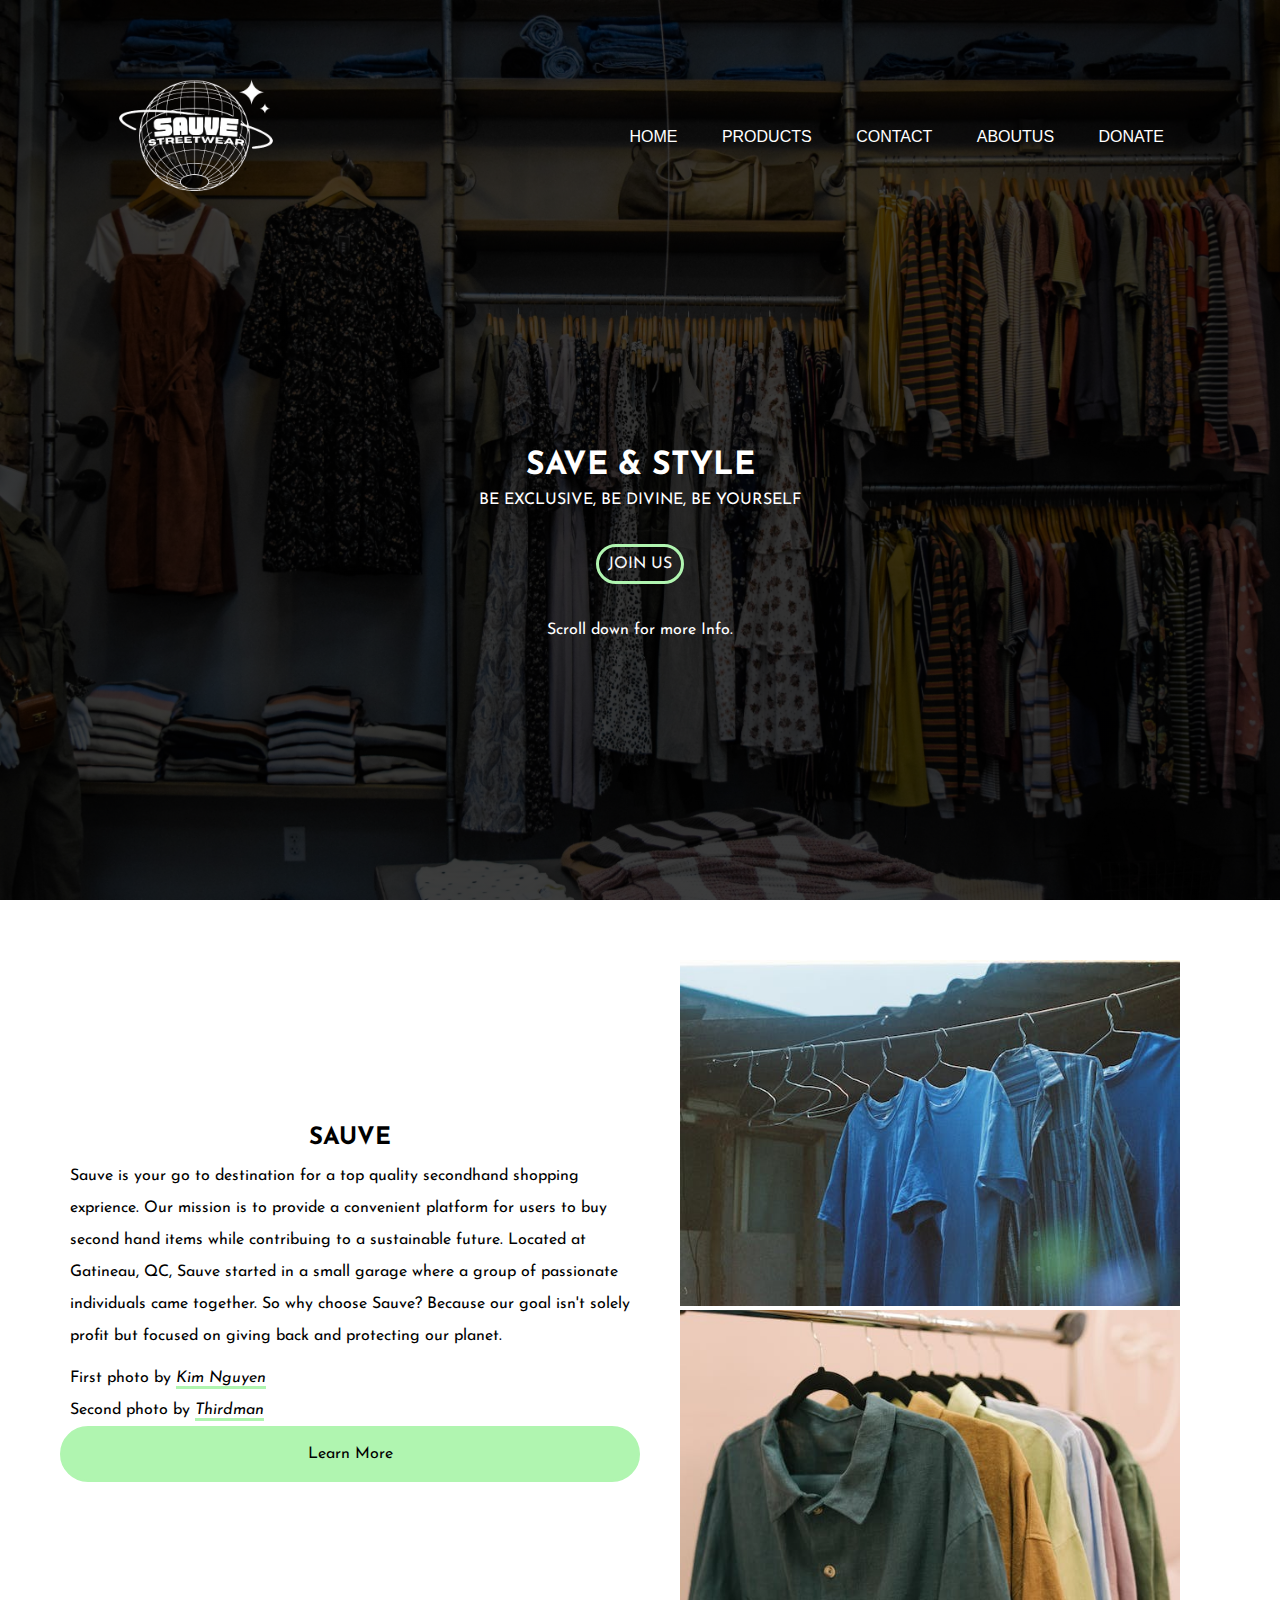
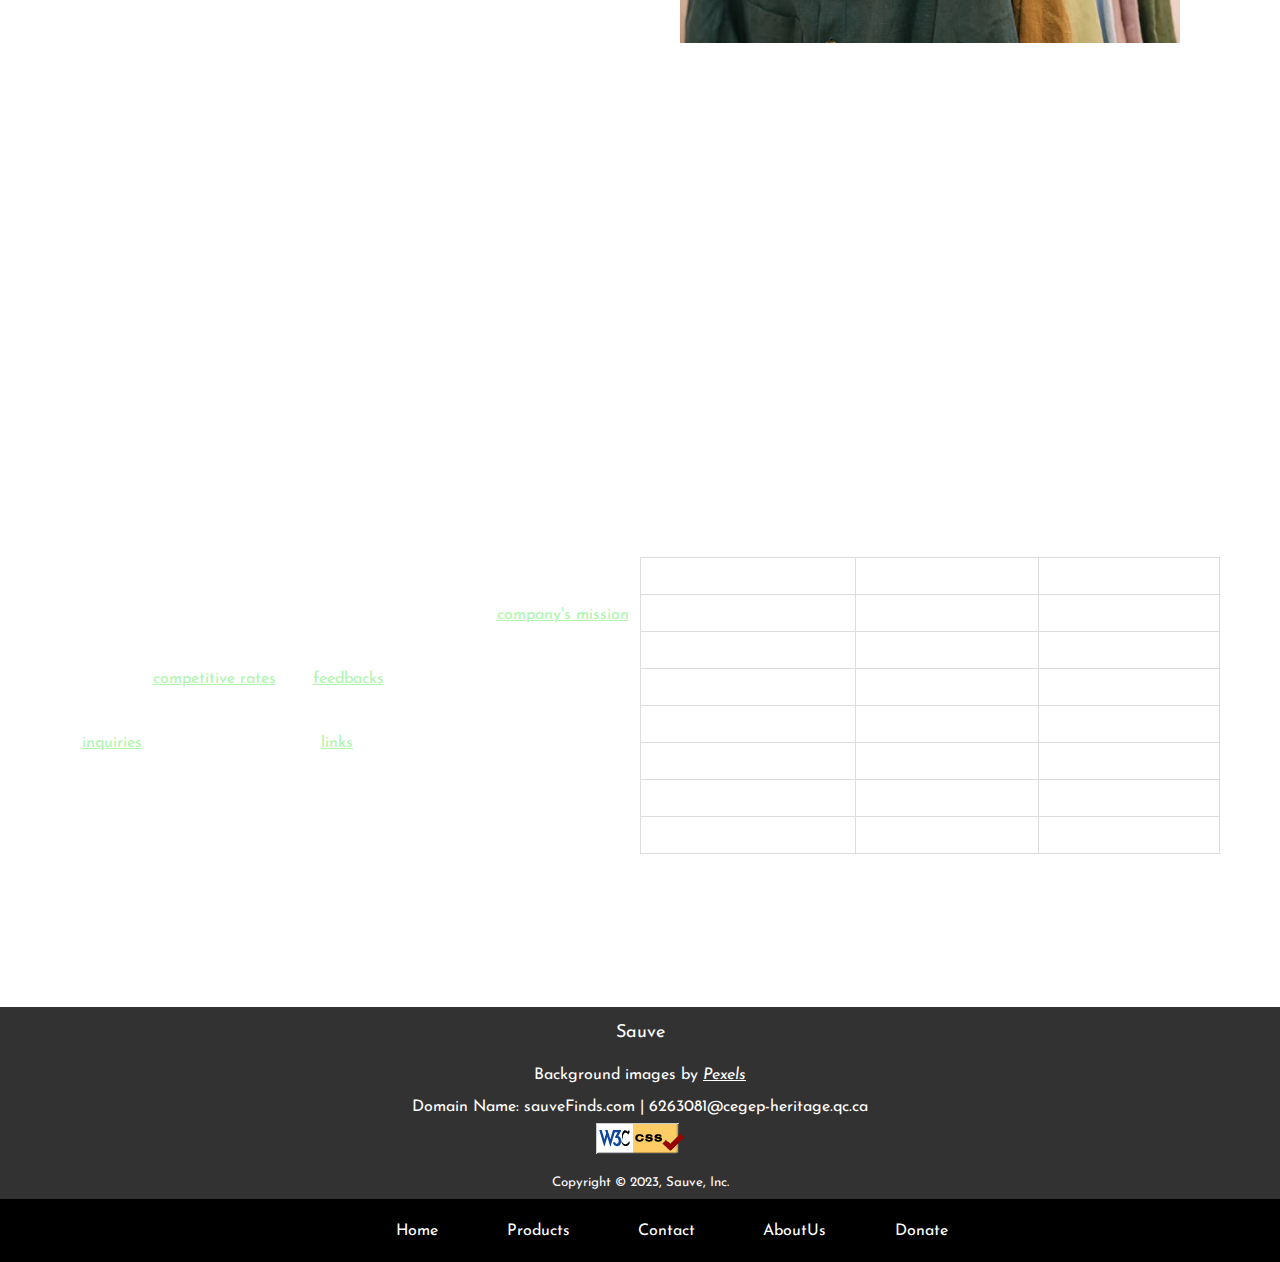
<file: index.html>
<!DOCTYPE html>
<html lang="en">

<head>
    <meta charset="UTF-8">
    <meta name="viewport" content="width=device-width, initial-scale=1.0">
    <title>Sauve</title>
    <link rel="icon" type="image/x-icon" href="./images/favicon.ico">
    <link rel="stylesheet" href="./styles/site.css">
</head>

<body>

    <div class="poster1">
        <div class="navagation">
            <a href="./index.html"><img src="./images/sauve-removebg-preview.png" alt="logo"></a>
            <ul>
                <li><a href="./index.html">HOME</a></li>
                <li><a href="./products.html">PRODUCTS</a></li>
                <li><a href="./contact.html">CONTACT</a></li>
                <li id="goodbye"><a href="./aboutus.html">ABOUTUS</a></li>
                <li id="goodbye1"><a href="./donate.html">DONATE</a></li>
            </ul>
        </div>
        <div class="view">
            <h1>SAVE & STYLE</h1>
            <p>BE EXCLUSIVE, BE DIVINE, BE YOURSELF </p><br><br>
            <a href="./joinus.html">
                <P class="divine">JOIN US</P></a>
            
            <p class="scroll">Scroll down for more Info.</p>
            
        </div>
    </div>
    <div class="poster2">
    <section class="lorem">
        <div class="text">
            <h2>SAUVE</h2>
            <p>Sauve is your go to destination for a top quality secondhand shopping exprience.
                Our mission is to provide a convenient platform for users to buy second hand items
                while contribuing to a sustainable future. Located at Gatineau, QC, Sauve started
                in a small garage where a group of passionate individuals came together. So why
                choose Sauve? Because our goal isn't solely profit but focused on giving back
                and protecting our planet.
                <ul>
                    <li>First photo by <a href="https://www.pexels.com/@kim-nguyen-3242484/">Kim Nguyen</a></li>
                    <li>Second photo by <a href="https://www.pexels.com/@thirdman/">Thirdman</a></li>
                </ul>
            
            <a href="./aboutus.html"><p class="hellk">Learn More</p></a>
            </div>
            <div class="homeimg">
                <img src="./images/img7cloth.jpeg" alt="">
                <img src="./images/img6cloth.jpeg" alt="">
                
            </div>
        </section>
        </div>
        <div class="poster3">
            <section class="secondp">
                <div class="centerit">
                  <h2>For You</h2>
                <p> At Sauve, our dedicated team is committed to fulfilling the <a href="./aboutus.html">
                    company's mission</a> of providing top-notch services made to meet your needs.. We offer flexible hours and 
                    <a href="./aboutus.html">competitive rates</a> and <a href="./aboutus.html">feedbacks</a> from various happy customers. 
                    If you have like further information about our services, please 
                    fill out our <a href="./contact.html">inquiries</a> form. Look through the <a href="./aboutus.html">links</a> to other relevant websites and thrift proud.
                    </p>
                </div>
                <table class="forhome">
                    
                      <tr>
                        <th>Day</th>
                        <th>Open</th>
                        <th>Close</th>
                      </tr>
                    
                    <tbody>
                      <tr>
                        <td>Monday</td>
                        <td>8:00 AM</td>
                        <td>10:00 PM</td>
                      </tr>
                      <tr>
                        <td>Tuesday</td>
                        <td>8:00 AM</td>
                        <td>10:00 PM</td>
                      </tr>
                      <tr>
                        <td>Wednesday</td>
                        <td>8:00 AM</td>
                        <td>10:00 PM</td>
                      </tr>
                      <tr>
                        <td>Thursday</td>
                        <td>8:00 AM</td>
                        <td>10:00 PM</td>
                      </tr>
                      <tr>
                        <td>Friday</td>
                        <td>8:00 AM</td>
                        <td>10:00 PM</td>
                      </tr>
                      <tr>
                        <td>Saturday</td>
                        <td>8:00 AM</td>
                        <td>10:00 PM</td>
                      </tr>
                      <tr>
                        <td>Sunday</td>
                        <td>10:00 AM</td>
                        <td>7:00 PM</td>
                      </tr>
                    </tbody>
                  </table>
            </section>
        </div>
    <footer>
        <div class="footer">
            <p>Sauve</p>
            <div class="footerimg">
              Background images by <a href="https://www.pexels.com/">Pexels</a><br>
              Domain Name: sauveFinds.com | 6263081@cegep-heritage.qc.ca <br>
              <img src="./images/vcss.gif" alt="valid" class="done">
            </div>
            <small>
                Copyright &copy; 2023, Sauve, Inc.
            </small>
            <nav class="foot">
                <ul class="footer-bottom">
                    <li><a href="./index.html">Home</a></li>
                    <li><a href="./products.html">Products</a></li>
                    <li><a href="./contact.html">Contact</a></li>
                    <li><a href="./aboutus.html">AboutUs</a></li>
                    <li><a href="./donate.html">Donate</a></li>
                </ul>
            </nav>
        </div>
    </footer>
</body>

</html>
</file>
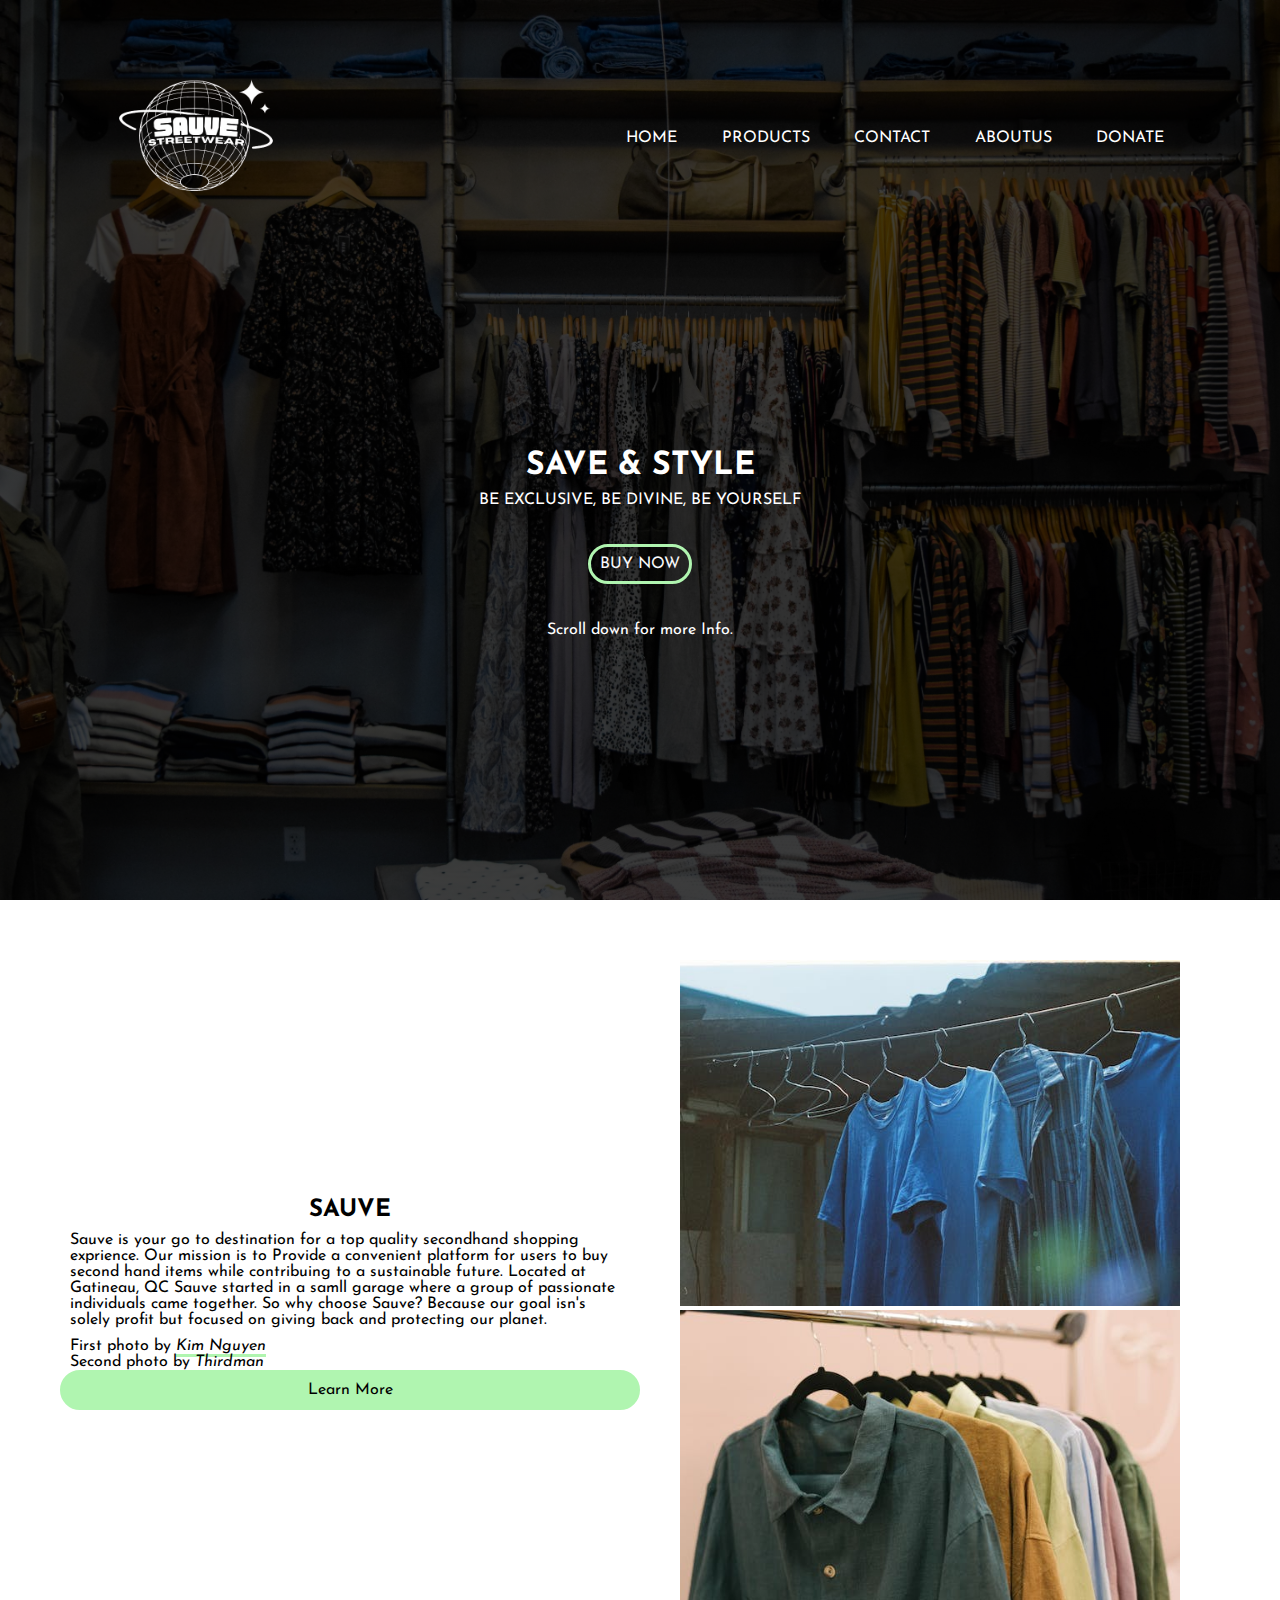
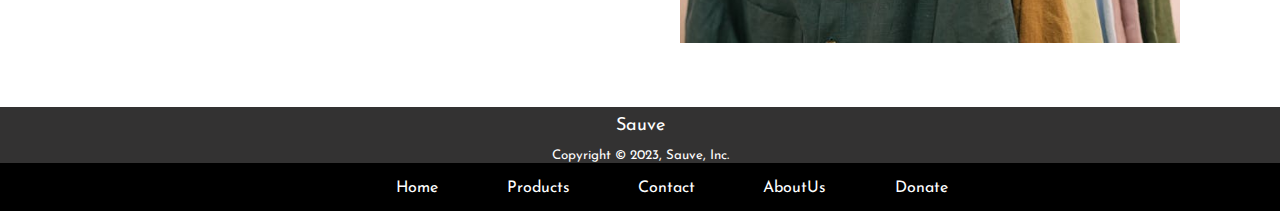
<file: KKidane_H10A02/index.html>
<!DOCTYPE html>
<html lang="en">

<head>
    <meta charset="UTF-8">
    <meta name="viewport" content="width=device-width, initial-scale=1.0">
    <title>Sauve</title>
    <link rel="icon" type="image/x-icon" href="./images/favicon.ico">
    <link rel="stylesheet" href="site.css">
</head>

<body>

    <div class="poster1">
        <div class="navagation">
            <a href="./index.html"><img src="./images/sauve-removebg-preview.png" alt="logo"></a>
            <ul>
                <li><a href="./index.html">HOME</a></li>
                <li><a href="./products.html">PRODUCTS</a></li>
                <li><a href="./contact.html">CONTACT</a></li>
                <li id="goodbye"><a href="./aboutus.html">ABOUTUS</a></li>
                <li id="goodbye1"><a href="./donate.html">DONATE</a></li>
            </ul>
        </div>
        <div class="view">
            <h1>SAVE & STYLE</h1>
            <p>BE EXCLUSIVE, BE DIVINE, BE YOURSELF </p><br><br>
            <a href="./buynow.html">
                <P class="divine">BUY NOW</P></a>
            
            <p class="scroll">Scroll down for more Info.</p>
            
        </div>
    </div>
    <div class="poster2">
    <section class="lorem">
        <div class="text">
            <h2>SAUVE</h2>
            <p>Sauve is your go to destination for a top quality secondhand shopping exprience.
                Our mission is to Provide a convenient platform for users to buy second hand items
                while contribuing to a sustainable future. Located at Gatineau, QC Sauve started
                in a samll garage where a group of passionate individuals came together. So why
                choose Sauve? Because our goal isn's solely profit but focused on giving back
                and protecting our planet.
                <ul>
                    <li>First photo by <a href="https://www.pexels.com/@kim-nguyen-3242484/">Kim Nguyen</a></li>
                    <li>Second photo by <a href="https://www.pexels.com/@thirdman/">Thirdman</a></li>
                </ul>
            
            <a href="./aboutus.html"><p class="hellk">Learn More</p></a>
            </div>
            <div class="homeimg">
                <img src="./images/img7cloth.jpeg" alt="">
                <img src="./images/img6cloth.jpeg" alt="">
                
            </div>
        </section>
        </div>
    <footer>
        <div class="footer">
            <p>Sauve</p>
            <small>
                Copyright &copy; 2023, Sauve, Inc.
            </small>
            <nav class="foot">
                <ul class="footer-bottom">
                    <li><a href="./index.html">Home</a></li>
                    <li><a href="./products.html">Products</a></li>
                    <li><a href="./contact.html">Contact</a></li>
                    <li><a href="./aboutus.html">AboutUs</a></li>
                    <li><a href="./donate.html">Donate</a></li>
                </ul>
            </nav>
        </div>
    </footer>
</body>

</html>
</file>
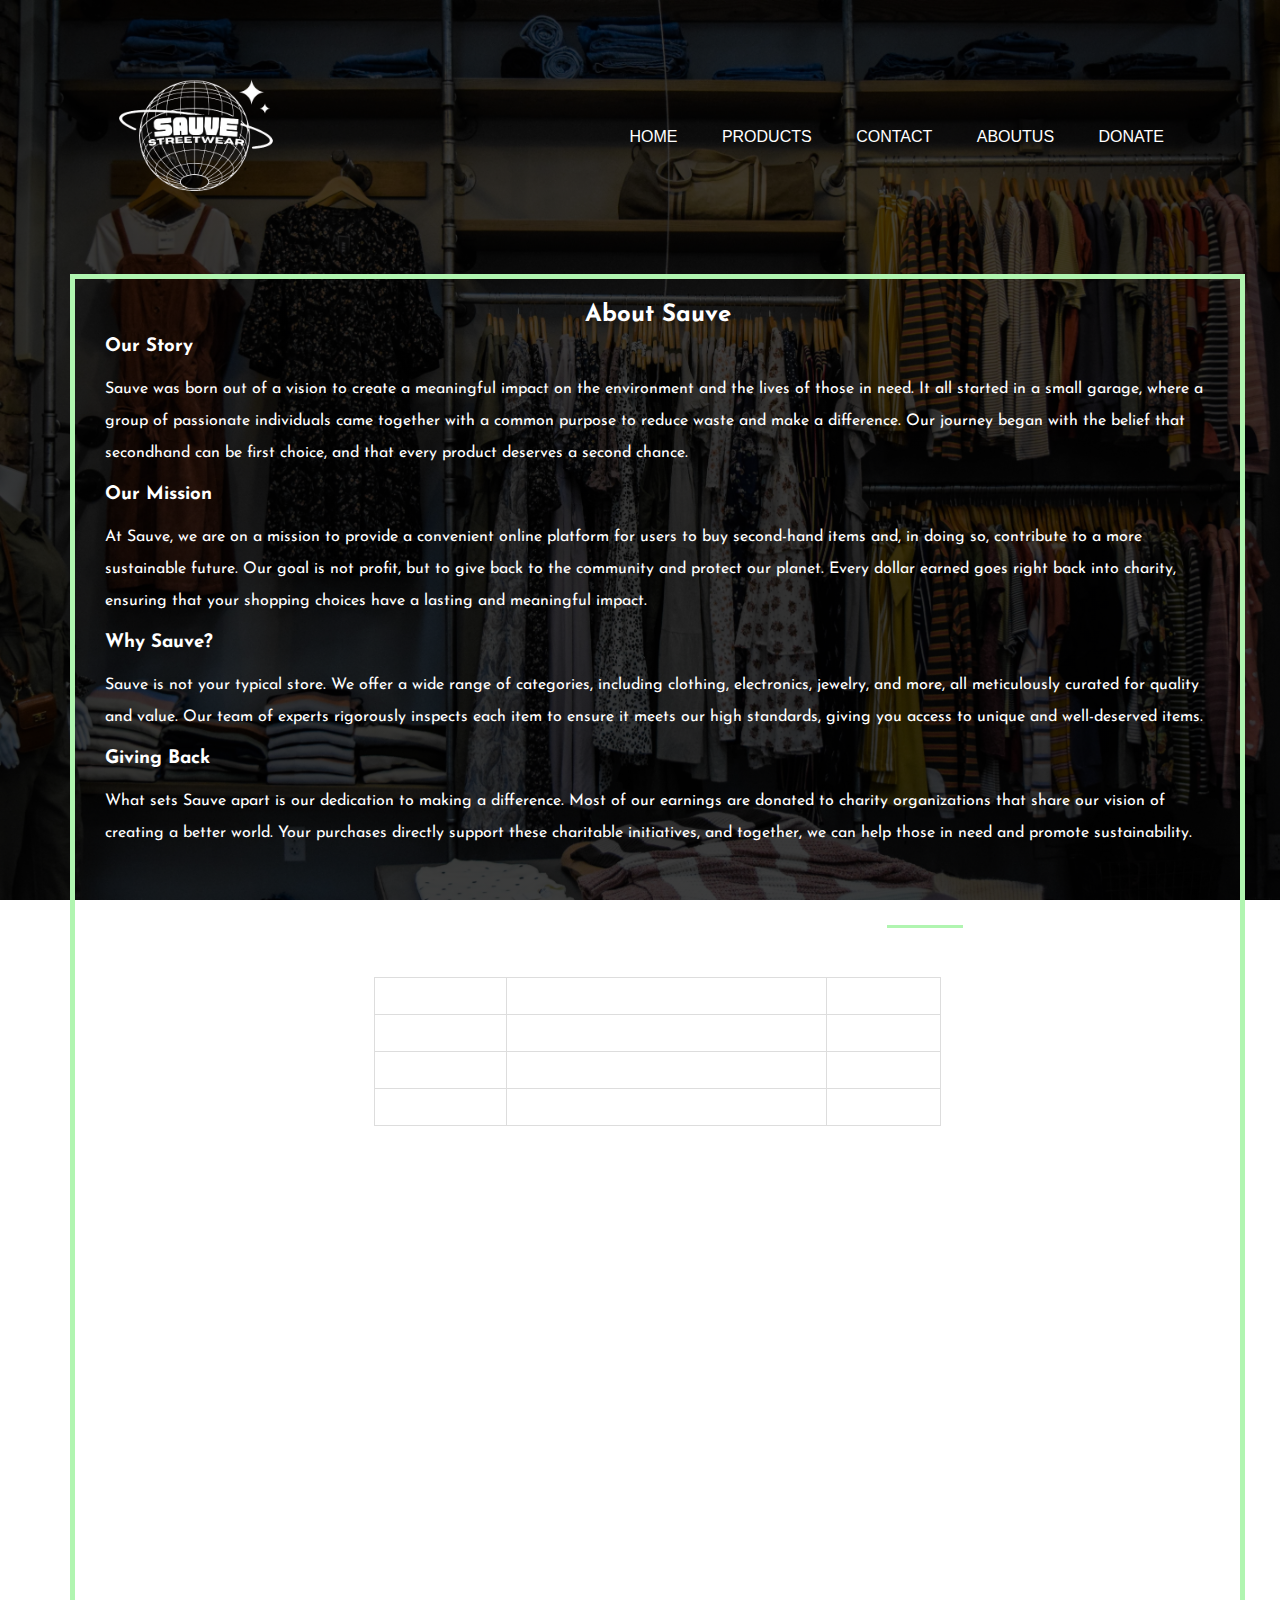
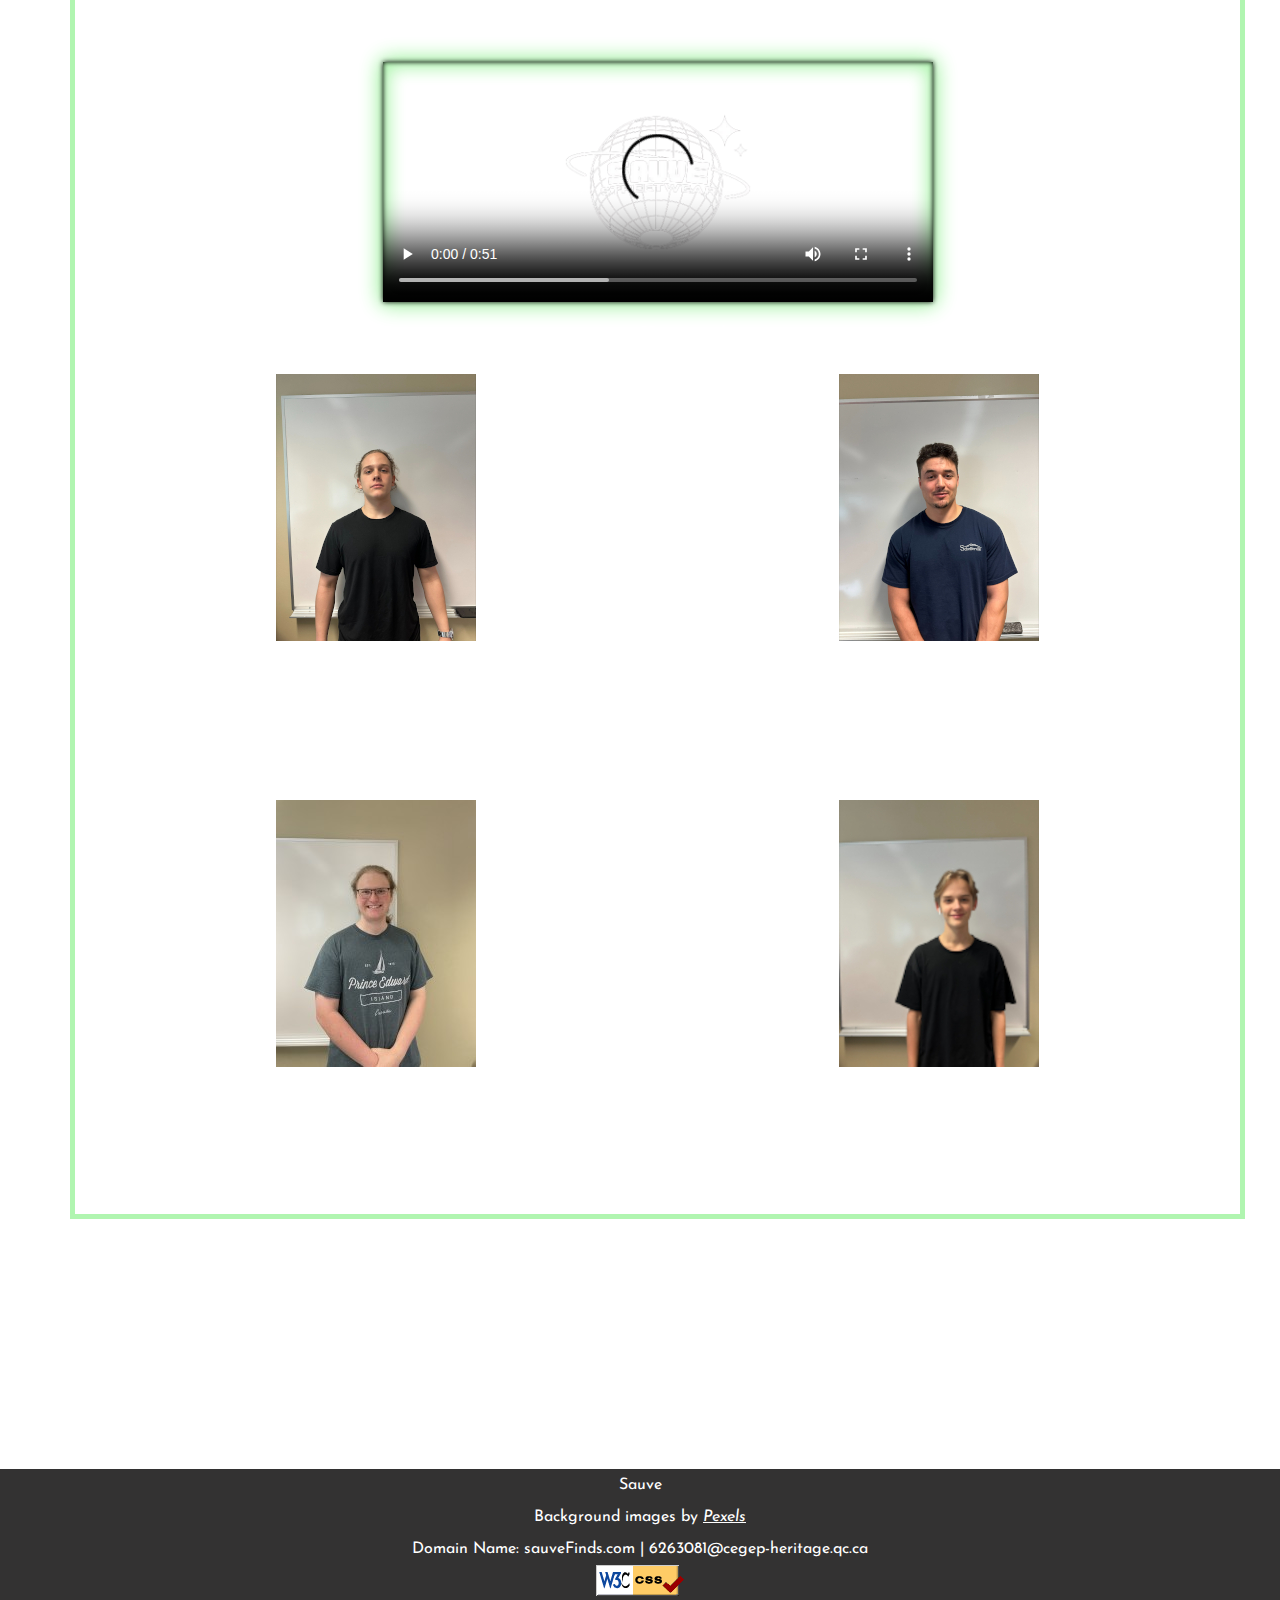
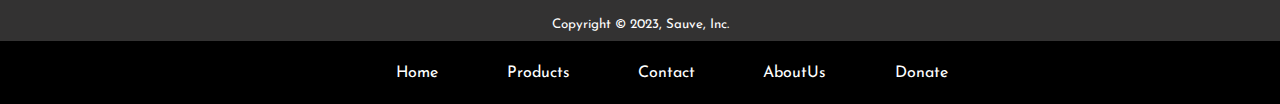
<file: aboutus.html>
<!DOCTYPE html>
<html lang="en">

<head>
    <meta charset="UTF-8">
    <meta name="viewport" content="width=device-width, initial-scale=1.0">
    <title>Sauve - About us</title>
    <link rel="icon" type="image/x-icon" href="./images/favicon.ico">
    <link rel="stylesheet" href="./styles/site.css">
</head>

<body>
    <div class="poster">
        <div class="navagation">
            <a href="./index.html"><img src="./images/sauve-removebg-preview.png" alt="logo"></a>
            <ul>
                <li><a href="./index.html">HOME</a></li>
                <li><a href="./products.html">PRODUCTS</a></li>
                <li><a href="./contact.html">CONTACT</a></li>
                <li id="goodbye"><a href="./aboutus.html">ABOUTUS</a></li>
                <li id="goodbye1"> <a href="./donate.html">DONATE</a></li>
            </ul>
        </div>
        <main>
            <section class="about">
                <h2>About Sauve</h2>
                <h3>Our Story</h3>
                <p>Sauve was born out of a vision to create a meaningful impact on the environment and the lives of
                    those in need. It all started in a small garage, where a group of passionate individuals came
                    together with a common purpose to reduce waste and make a difference. Our journey began with the
                    belief that secondhand can be first choice, and that every product deserves a second chance.</p>
                <h3>Our Mission</h3>
                <p>At Sauve, we are on a mission to provide a convenient online platform for users to buy second-hand
                    items and, in doing so, contribute to a more sustainable future. Our goal is not profit, but to give
                    back to the community and protect our planet. Every dollar earned goes right back into charity,
                    ensuring that your shopping choices have a lasting and meaningful impact.</p>
                <h3>Why Sauve?</h3>
                <p>Sauve is not your typical store. We offer a wide range of categories, including clothing,
                    electronics, jewelry, and more, all meticulously curated for quality and value. Our team of experts
                    rigorously inspects each item to ensure it meets our high standards, giving you access to unique and
                    well-deserved items.</p>
                <h3>Giving Back</h3>
                <p>What sets Sauve apart is our dedication to making a difference. Most of our earnings are donated to
                    charity organizations that share our vision of creating a better world. Your purchases directly
                    support these charitable initiatives, and together, we can help those in need and promote
                    sustainability.</p><br>
                <p>At Sauve, we believe that together, we can create a world where every choice you make as a shopper
                    counts. <a href="./contact.html">Contact us</a> to make the world a better Place.</p>
                    <div class="equivalent">
                    <table class="rates">
                        <caption><strong>Our Services</strong></caption>
                          <tr>
                            <th>Services</th>
                            <th>Description</th>
                            <th>Rate</th>
                          </tr>
                        
                        
                          <tr>
                            <td>Donation Pick-Up</td>
                            <td>Collecting large items from donor's location</td>
                            <td>$50.00</td>
                          </tr>
                          <tr>
                            <td>Delivery</td>
                            <td>Delivery large items like furnitures</td>
                            <td>$75.00</td>
                          </tr>
                          <tr>
                            <td>Membership</td>
                            <td>Early access, discounts or exclusive events.</td>
                            <td>$19.99 a month</td>
                          </tr>
                          
                        
                      </table>
                      </div>
                      <div class="related">                      
                        <h3>Related Links</h3>
                      <h4>Biggest Donors</h4>
                      <ul>
                        <li><a href="https://ca.puma.com/ca/en" target="_blank">Puma</a></li>
                        <li><a href="https://www.nike.com/ca/" target="_blank">Nike</a></li>
                        <li><a href="https://www.adidas.ca/en" target="_blank">Adidas</a></li>
                      </ul>
                      <h4>Shipping Carriers</h4>
                      <ul>
                        <li><a href="https://www.fedex.com/en-ca/home.html" target="_blank">FedEx</a></li>
                        <li><a href="https://www.ups.com/ca/en/Home.page" target="_blank">UPS</a></li>
                        <li><a href="https://www.dhl.com/ca-en/home.html" target="_blank">DHL</a></li>
                      </ul>
                      </div>
                      <h2>What to expect from us?</h2>
                      <p class="revi">Reviews</p>
                        <div class="forvid">
                      
                      
                        <p>"Sauve stands out as THE ultimate destination for your favourite cloths, electronics
                            and even shoes. Their customer services was top-notch and very amazing. I 100%
                            recommend it." <br>Sophia Delgato, Gatineau QC
                            
                            </p>
                        <video width="550" height="240" controls poster="./images/sauve-removebg-preview.png">
                            <source src="./media/UntitledProject.mp4" type="video/mp4">
                        </video>
                      </div>
                      <h2 class="forstaff">Our Staff Members</h2>
                      <div class="staff">
                      <div class="thor">
        
                        <img src="./images/ThorHazelmen.jpeg" alt="thor">
                        <h3>Thor Hazelmen</h3>
                        <p>Thor hazelmen is one of our top executives. He organizes the store and handles our paper work. Thor also handles our purchases and updates our record.</p>
                    </div>
                    <div class="brad">
        
                        <img src="./images/BradleyShameson.jpeg" alt="brad">
                        <h3>Bradley Shameson</h3>
                        <p>Bradley Shameson is  our donation receiver is responsible for accepting donations, sorting through them, and determining which items can be sold in the store.</p>
                    </div>
                    <div class="alex">       
                        <img src="./images/AlexAmazonia.jpg" alt="alex">
                        <h3>Alex Amazonia</h3>
                        <p>Alex is responsible for overseeing the store's operations, managing employees and ensuring that the store meets it's sale goals.</p>
                    </div>
                      
                    <div class="oman">
        
                        <img src="./images/OmanAl-Karaz.jpeg" alt="oman">
                        <h3>Oman Al-Karaz</h3>
                        <p>Oman is responsible for handling, transactions, managing the cash register, and providing excellent customer service.</p>
                    </div>
                    </div>
            </section>
            
        </main>
    
        <footer>
            <div class="footer">
            Sauve
            <div class="footerimg">
                Background images by <a href="https://www.pexels.com/">Pexels</a><br>
                Domain Name: sauveFinds.com | 6263081@cegep-heritage.qc.ca <br>
                <img src="./images/vcss.gif" alt="valid" class="done">

              </div>
              
            <small>
            Copyright &copy; 2023, Sauve, Inc.
            </small>
            <nav class="foot">
                <ul class="footer-bottom">
                    <li><a href="./index.html">Home</a></li>
                    <li><a href="./products.html">Products</a></li>   
                    <li><a href="./contact.html">Contact</a></li>
                    <li><a href="./aboutus.html">AboutUs</a></li>
                    <li><a href="./donate.html">Donate</a></li>
                </ul>
            </nav>
    
        </div>
    
        </footer>
    </div>
</body>

</html>
</file>
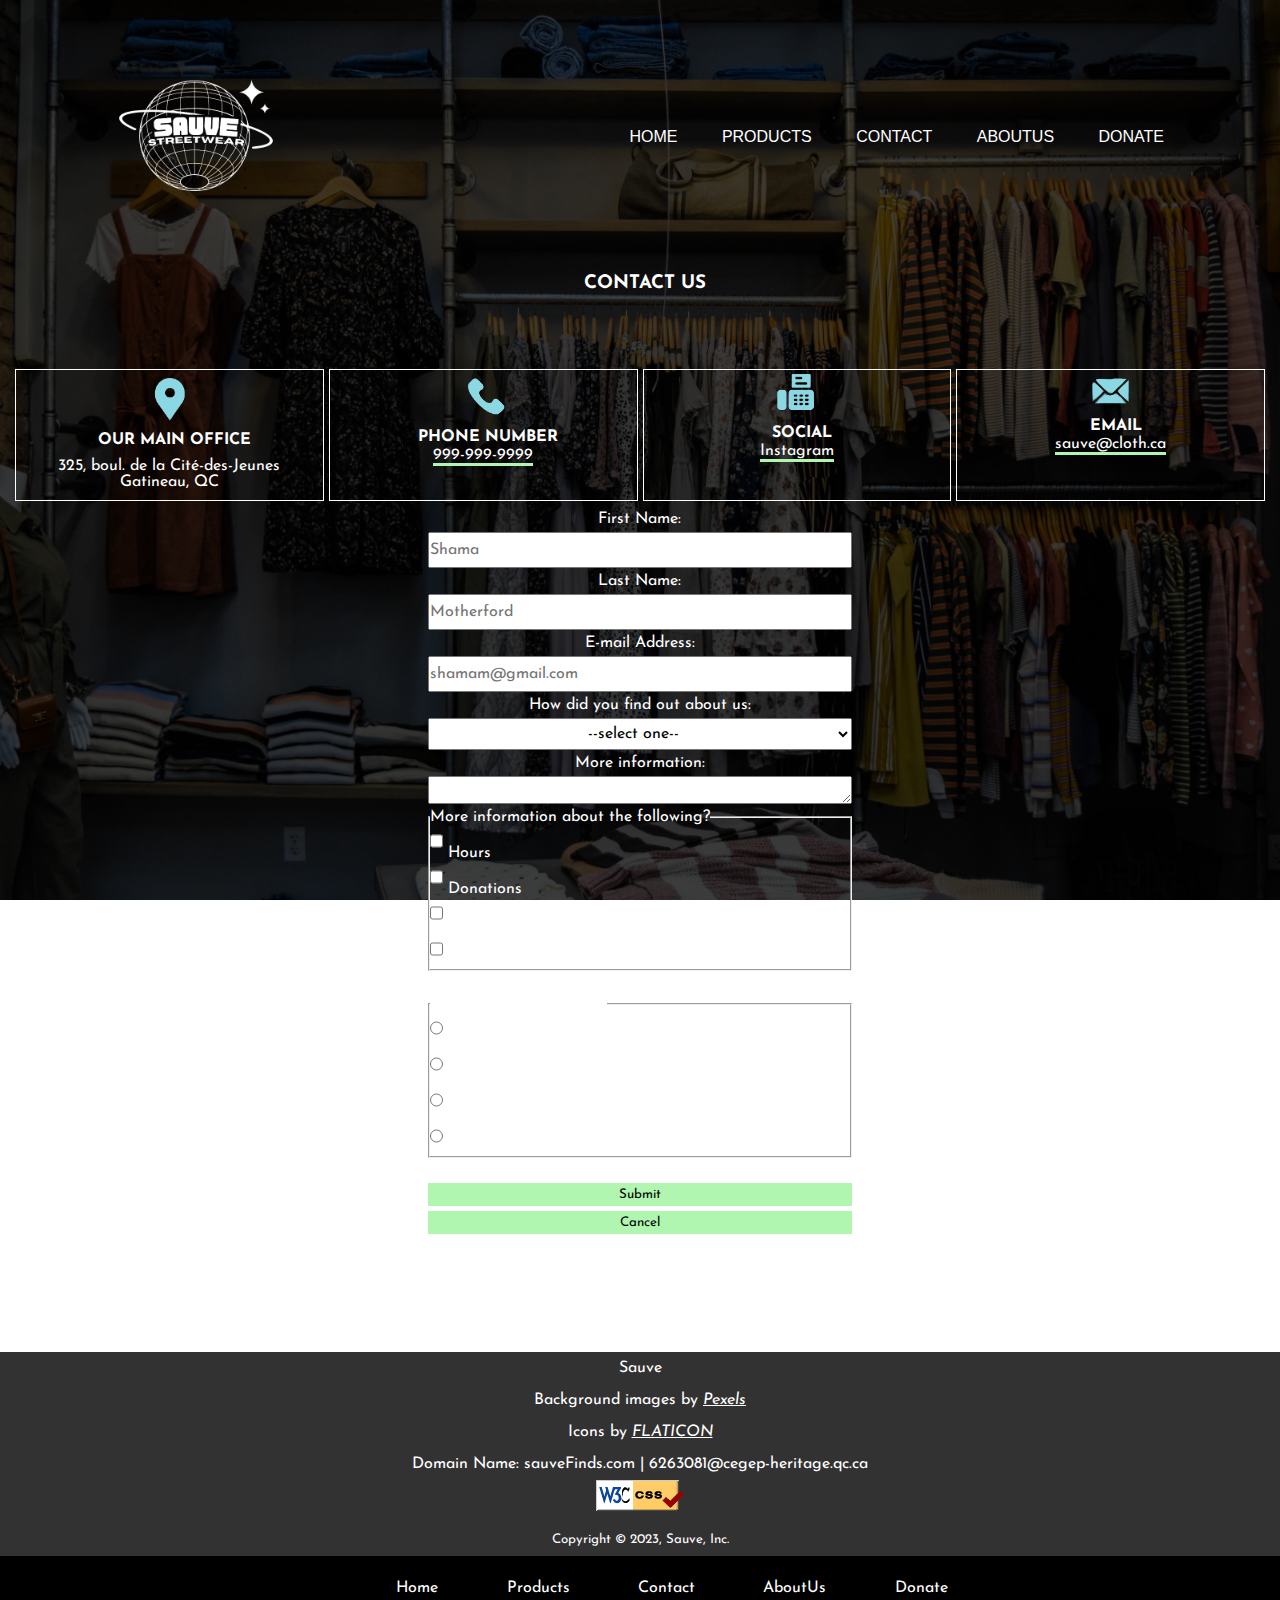
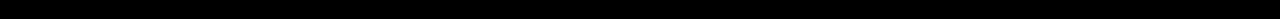
<file: contact.html>
<!DOCTYPE html>
<html lang="en">

<head>
    <meta charset="UTF-8">
    <meta name="viewport" content="width=device-width, initial-scale=1.0">
    <title>Sauve - Contact</title>
    <link rel="icon" type="image/x-icon" href="./images/favicon.ico">
    <link rel="stylesheet" href="./styles/site.css">
</head>

<body>
    <div class="poster">
        <div class="navagation">
            <a href="./index.html"><img src="./images/sauve-removebg-preview.png" alt="logo"></a>
            <ul>
                <li><a href="./index.html">HOME</a></li>
                <li><a href="./products.html">PRODUCTS</a></li>
                <li><a href="./contact.html">CONTACT</a></li>
                <li id="goodbye"><a href="./aboutus.html">ABOUTUS</a></li>
                <li id="goodbye1"><a href="./donate.html">DONATE</a></li>
            </ul>
        </div>
        <div class="forcontact">
            <h3>CONTACT US</h3>
        </div>
        <div class="overflow">
            <main class="forus">
                <div class="contact">
                    <img src="./images/Screenshot_2023-11-02_094600-removebg-preview.png" alt="map">
                    <h4>OUR MAIN OFFICE</h4>
                    <p>325, boul. de la Cité-des-Jeunes
                        Gatineau, QC</p>
                </div>
                <div class="contact">
                    <img src="./images/Screenshot_2023-11-02_094637-removebg-preview.png" alt="phone">
                    <h4>PHONE NUMBER</h4>
                    <a href="tel:999-999-9999">999-999-9999</a>
                </div>
                <div class="contact">
                    <img src="./images/Screenshot_2023-11-02_094721-removebg-preview.png" alt="social">
                    <h4>SOCIAL</h4>
                    <a href="https://www.instagram.com/cegepheritagecollege/" target="_blank">Instagram</a>
                </div>
                <div class="contact">
                    <img src="./images/Screenshot_2023-11-02_094657-removebg-preview.png" alt="mail">
                    <h4>EMAIL</h4>
                    <a href="mailto:sauve@cloth.ca">sauve@cloth.ca</a>
                </div>
            </main>
            <div class="family">
                <div class="trial">




                    <form action="contact.html" name="contact" id="contact" method="get">

                        <label for="firstName">First Name</label>
                        <input type="text" id="firstName" name="firstName" maxlength="30" required placeholder="Shama">

                        <label for="lastName">Last Name</label>
                        <input type="text" id="lastName" name="lastName" maxlength="30" required
                            placeholder="Motherford">

                        <label for="email">E-mail Address</label>
                        <input type="email" id="email" name="email" maxlength="60" required
                            placeholder="shamam@gmail.com">


                        <label for="source">How did you find out about us</label>
                        <select id="source" name="source" class="select">
                            <option value="select">--select one--</option>
                            <optgroup label="Internet">
                                <option value="searchEngine">Search Engine</option>
                                <option value="link">Link from another website</option>
                            </optgroup>
                            <optgroup label="Non-Internet">
                                <option value="friend">Referred by a friend</option>
                                <option value="advertisement">Advertisement</option>
                                <option value="flyer">Flyer/Mailing</option>
                            </optgroup>
                        </select>





                        <label for="informationRequest" class="moreinfo">More information</label>
                        <textarea id="informationRequest" name="informationRequest"></textarea>








                        <fieldset class="preferences">
                            <legend>More information
                                about the following?</legend>

                            <input type="checkbox" id="hours" name="hours">
                            <label for="hours">Hours</label><br>
                            <input type="checkbox" id="donations" name="donations">
                            <label for="donations">Donations</label><br>
                            <input type="checkbox" id="orders" name="orders">
                            <label for="orders">Orders</label><br>
                            <input type="checkbox" id="returns" name="returns">
                            <label for="returns">Returns</label><br>

                        </fieldset>
                        <fieldset class="often">
                            <legend>How often do you thrfit?</legend>
                            <input type="radio" id="weekly" name="often">
                            <label for="weekly">Weekly</label><br>
                            <input type="radio" id="monthly" name="often">
                            <label for="monthly">Monthly</label><br>
                            <input type="radio" id="occasionally" name="often">
                            <label for="occasionally">Occasionally</label><br>
                            <input type="radio" id="never" name="often">
                            <label for="never">Never</label>
                        </fieldset>

                        <button type="submit" class="buttons">Submit</button>
                        <button type="reset" class="buttons">Cancel</button>
                    </form>
                </div>

            </div>
        </div>
        <footer>
            <div class="footer">
                Sauve
                <div class="footerimg">
                    Background images by <a href="https://www.pexels.com/">Pexels</a><br>
                    Icons by <a href="https://www.flaticon.com/">FLATICON</a><br>
                    Domain Name: sauveFinds.com | 6263081@cegep-heritage.qc.ca <br>
                    <img src="./images/vcss.gif" alt="valid" class="done">

                  </div>
                <small>
                    Copyright &copy; 2023, Sauve, Inc.
                </small>
                <nav class="foot">
                    <ul class="footer-bottom">
                        <li><a href="./index.html">Home</a></li>
                        <li><a href="./products.html">Products</a></li>
                        <li><a href="./contact.html">Contact</a></li>
                        <li><a href="./aboutus.html">AboutUs</a></li>
                        <li><a href="./donate.html">Donate</a></li>
                    </ul>
                </nav>
            </div>
        </footer>
    </div>
</body>

</html>
</file>
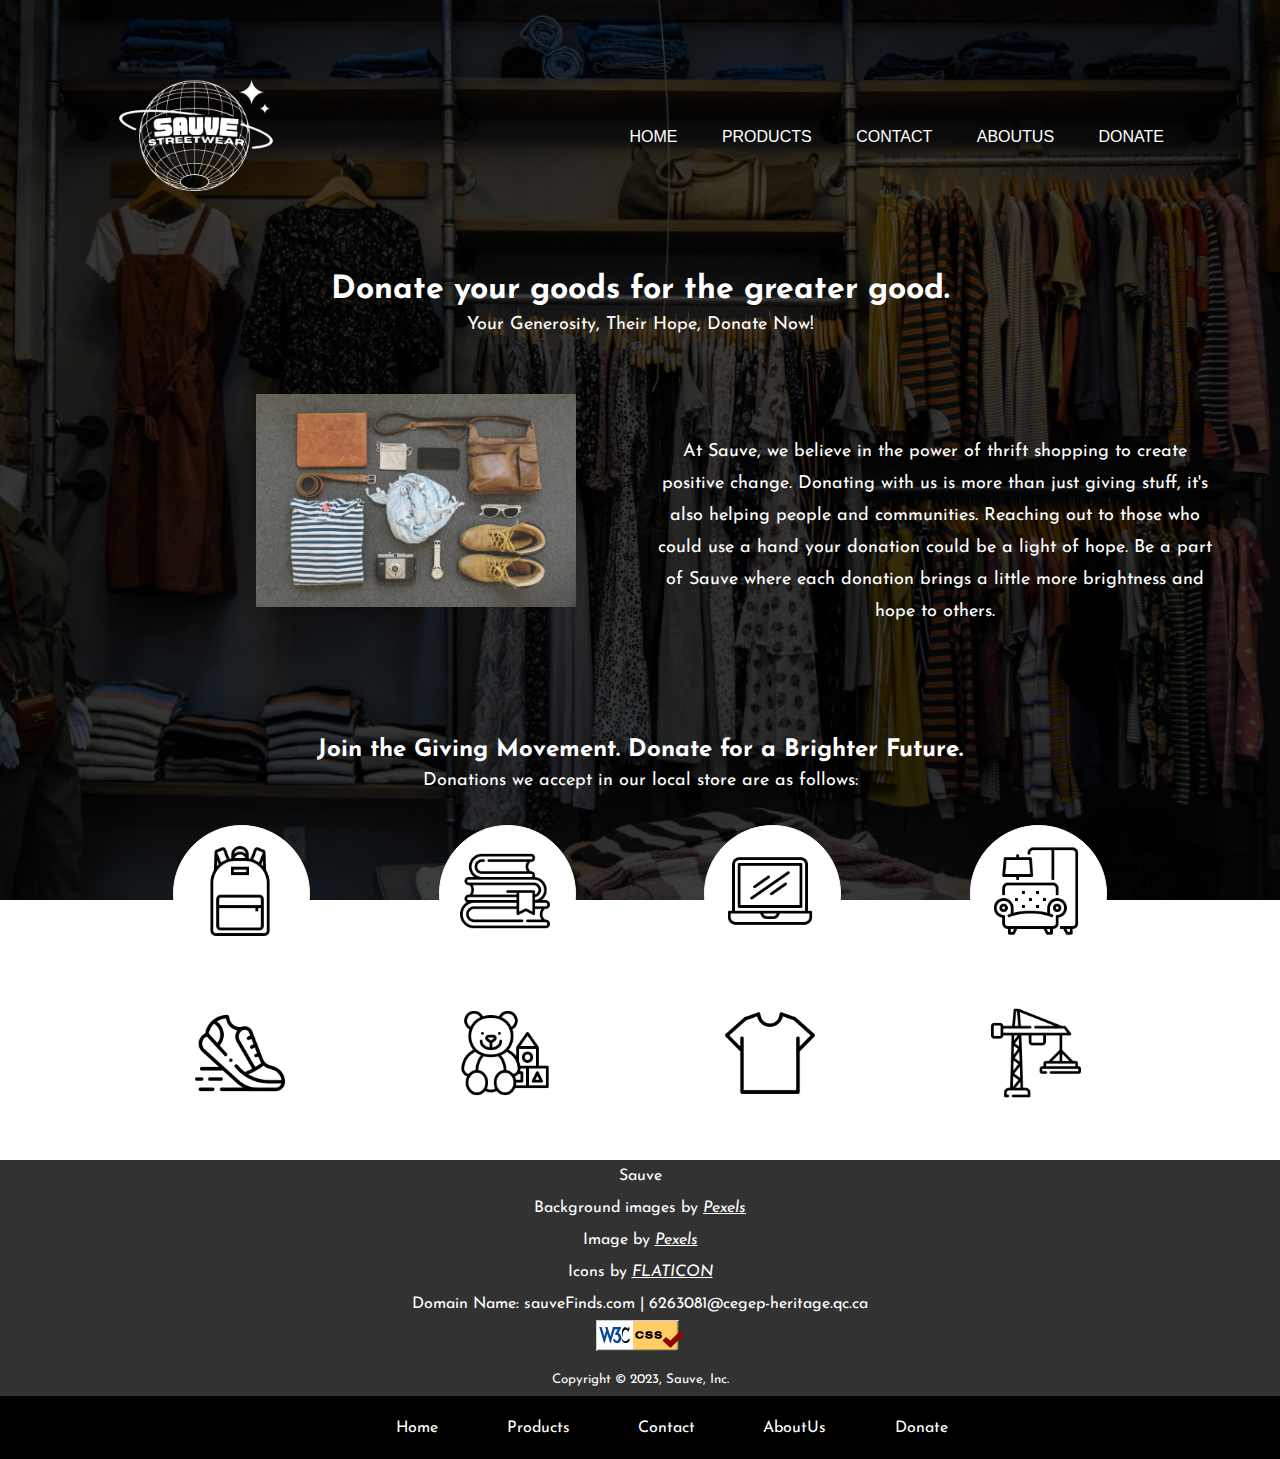
<file: donate.html>
<!DOCTYPE html>
<html lang="en">
<head>
    <meta charset="UTF-8">
    <meta name="viewport" content="width=device-width, initial-scale=1.0">
    <title>Sauve - Donate</title>
    <link rel="icon" type="image/x-icon" href="./images/favicon.ico">
    <link rel="stylesheet" href="./styles/site.css">

</head>
<body>
    <div class="poster" id="donor">
        <div class="navagation">
            <a href="./index.html"><img src="./images/sauve-removebg-preview.png" alt="logo"></a>
            <ul>
                <li><a href="./index.html">HOME</a></li>
                <li><a href="./products.html">PRODUCTS</a></li>
                <li><a href="./contact.html">CONTACT</a></li>
                <li id="goodbye"><a href="./aboutus.html">ABOUTUS</a></li>
                <li id="goodbye1"><a href="./donate.html">DONATE</a></li>
            </ul>
        </div>
        
        <div class="donate">
        <h1>Donate your goods for the greater good.</h1>
        <p>Your Generosity, Their Hope, Donate Now!</p>
        <div class="donate2">
            <img src="./images/pexels-lumn-322207.jpg" alt="fordonation">
            <p>At Sauve, we believe in the power of thrift shopping to create
                positive change. Donating with us is more than just giving stuff, it's 
                also helping people and communities. Reaching out to those who could use 
                a hand your donation could be a light of hope. Be a part of Sauve where
                each donation brings a little more brightness and hope to others.
            </p>
            
        </div>

        </div>
        <div class="donations">
            <h2>Join the Giving Movement. Donate for a Brighter Future.</h2>
            <p>Donations we accept in our local store are as follows:</p>
            <div class="icons">
                <div><img src="./images/backpack.png" alt=""><p>Backpack</p></div>
                <div><img src="./images/books.png" alt=""><p>Books</p></div>
                <div><img src="./images/computer.png" alt=""><p>Electronics</p></div>
                <div><img src="./images/furnitures.png" alt=""><p>Furnitures</p></div>
            </div>
                <div class="icons2">
                <div><img src="./images/shoes.png" alt=""><p>Shoes</p></div>
                <div><img src="./images/toys.png" alt=""><p>Toys</p></div>
                <div><img src="./images/tshirt.png" alt=""><p>Clothes</p></div>
                <div><img src="./images/construction.png" alt=""><p>Tools</p></div>
                </div>
        </div>
            <br>
            <br>
        </div>


        <footer>
            <div class="footer">  
               Sauve
               <div class="footerimg">
                Background images by <a href="https://www.pexels.com/">Pexels</a><br>
                Image by <a href="https://www.pexels.com/">Pexels</a><br>
                Icons by <a href="https://www.flaticon.com/">FLATICON</a><br>
                Domain Name: sauveFinds.com | 6263081@cegep-heritage.qc.ca <br>
                <img src="./images/vcss.gif" alt="valid" class="done">

              </div>
               <small>
               Copyright &copy; 2023, Sauve, Inc.
               </small>
               <nav class="foot">
                   <ul class="footer-bottom">
                       <li><a href="./index.html">Home</a></li>
                       <li><a href="./products.html">Products</a></li>   
                       <li><a href="./contact.html">Contact</a></li>
                       <li><a href="./aboutus.html">AboutUs</a></li>
                       <li><a href="./donate.html">Donate</a></li>
                   </ul>
               </nav>
            </div>
           </footer>
           
</body>
</html>
</file>
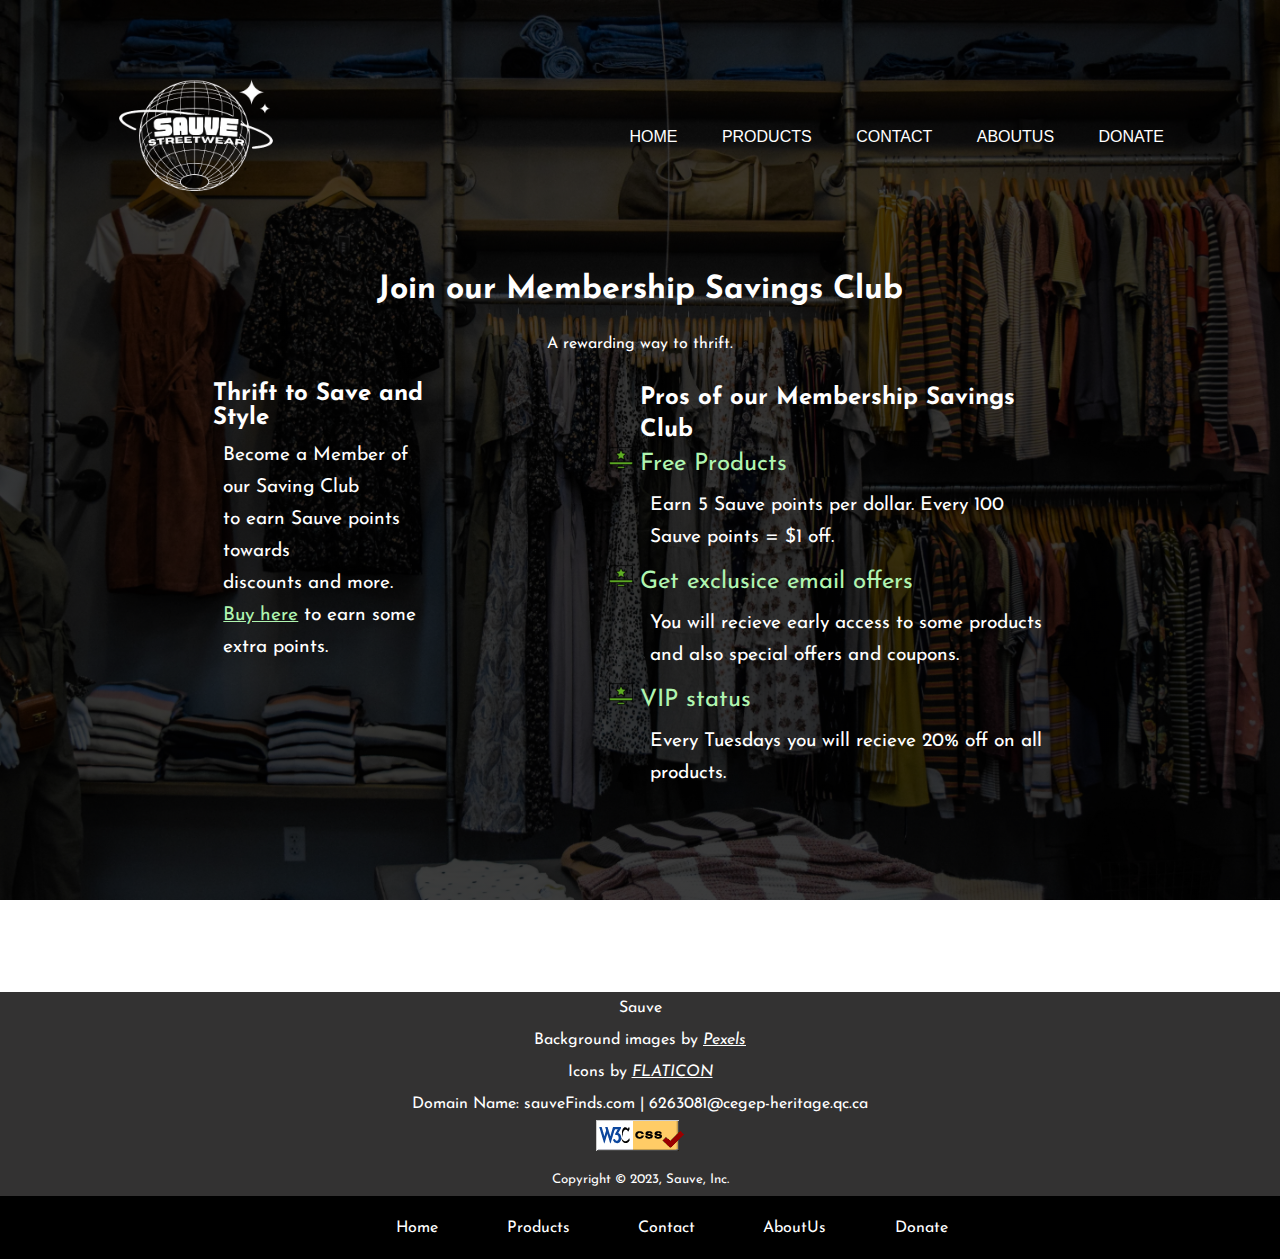
<file: joinus.html>
<!DOCTYPE html>
<html lang="en">
<head>
    <meta charset="UTF-8">
    <meta name="viewport" content="width=device-width, initial-scale=1.0">
    <title>Sauve - Join Us</title>
    <link rel="icon" type="image/x-icon" href="./images/favicon.ico">
    <link rel="stylesheet" href="./styles/site.css">
</head>
<body>
    <div class="poster">
        <div class="navagation">
            <a href="./index.html"><img src="./images/sauve-removebg-preview.png" alt="logo"></a>
            <ul>
                <li><a href="./index.html">HOME</a></li>
                <li><a href="./products.html">PRODUCTS</a></li>
                <li><a href="./contact.html">CONTACT</a></li>
                <li id="goodbye"><a href="./aboutus.html">ABOUTUS</a></li>
                <li id="goodbye1"><a href="./donate.html">DONATE</a></li>
            </ul>
        </div>
        <main class="pad">
            <div class="membership">
        <h1>Join our Membership Savings Club</h1>
        <p>A rewarding way to thrift.</p>
        </div>
        <div class="membership2">
            <section class="savers">
            <h2>Thrift to Save and Style</h2>
            <p>Become a Member of our Saving Club <br> to earn
                Sauve points towards <br> discounts and more. <br>
                <a href="./products.html">Buy here</a> to earn some 
                extra points.
            </p>
        </section>
        <section class="savers2">
            <h2>Pros of our Membership Savings Club</h2>
            <ul>
                <li>Free Products <p>Earn 5 Sauve points per dollar. Every 100 Sauve points
                    = $1 off.
                </p></li>
                
                <li>Get exclusice email offers <p>You will recieve early access to some products and also
                    special offers and coupons.
                </p></li>
                
                <li>VIP status                 <p>Every Tuesdays you will recieve 20% off on all products.</p>
</li>
                
            </ul><br class="fix"><br class="fix"><br class="fix"><br class="fix"><br class="fix">
                <br class="fix">
        </section>
        </div>
        </main>
        </div>
        
        <footer class="checking">
            <div class="footer">
                Sauve
                <div class="footerimg">
                    Background images by <a href="https://www.pexels.com/">Pexels</a><br>
                    Icons by <a href="https://www.flaticon.com/">FLATICON</a><br>
                    Domain Name: sauveFinds.com | 6263081@cegep-heritage.qc.ca <br>
                    <img src="./images/vcss.gif" alt="valid" class="done">

                  </div>
                <small>
                    Copyright &copy; 2023, Sauve, Inc.
                </small>
                <nav class="foot">
                    <ul class="footer-bottom">
                        <li><a href="./index.html">Home</a></li>
                        <li><a href="./products.html">Products</a></li>
                        <li><a href="./contact.html">Contact</a></li>
                        <li><a href="./aboutus.html">AboutUs</a></li>
                        <li><a href="./donate.html">Donate</a></li>
                    </ul>
                </nav>
            </div>
        </footer>
    
</body>
</html>
</file>
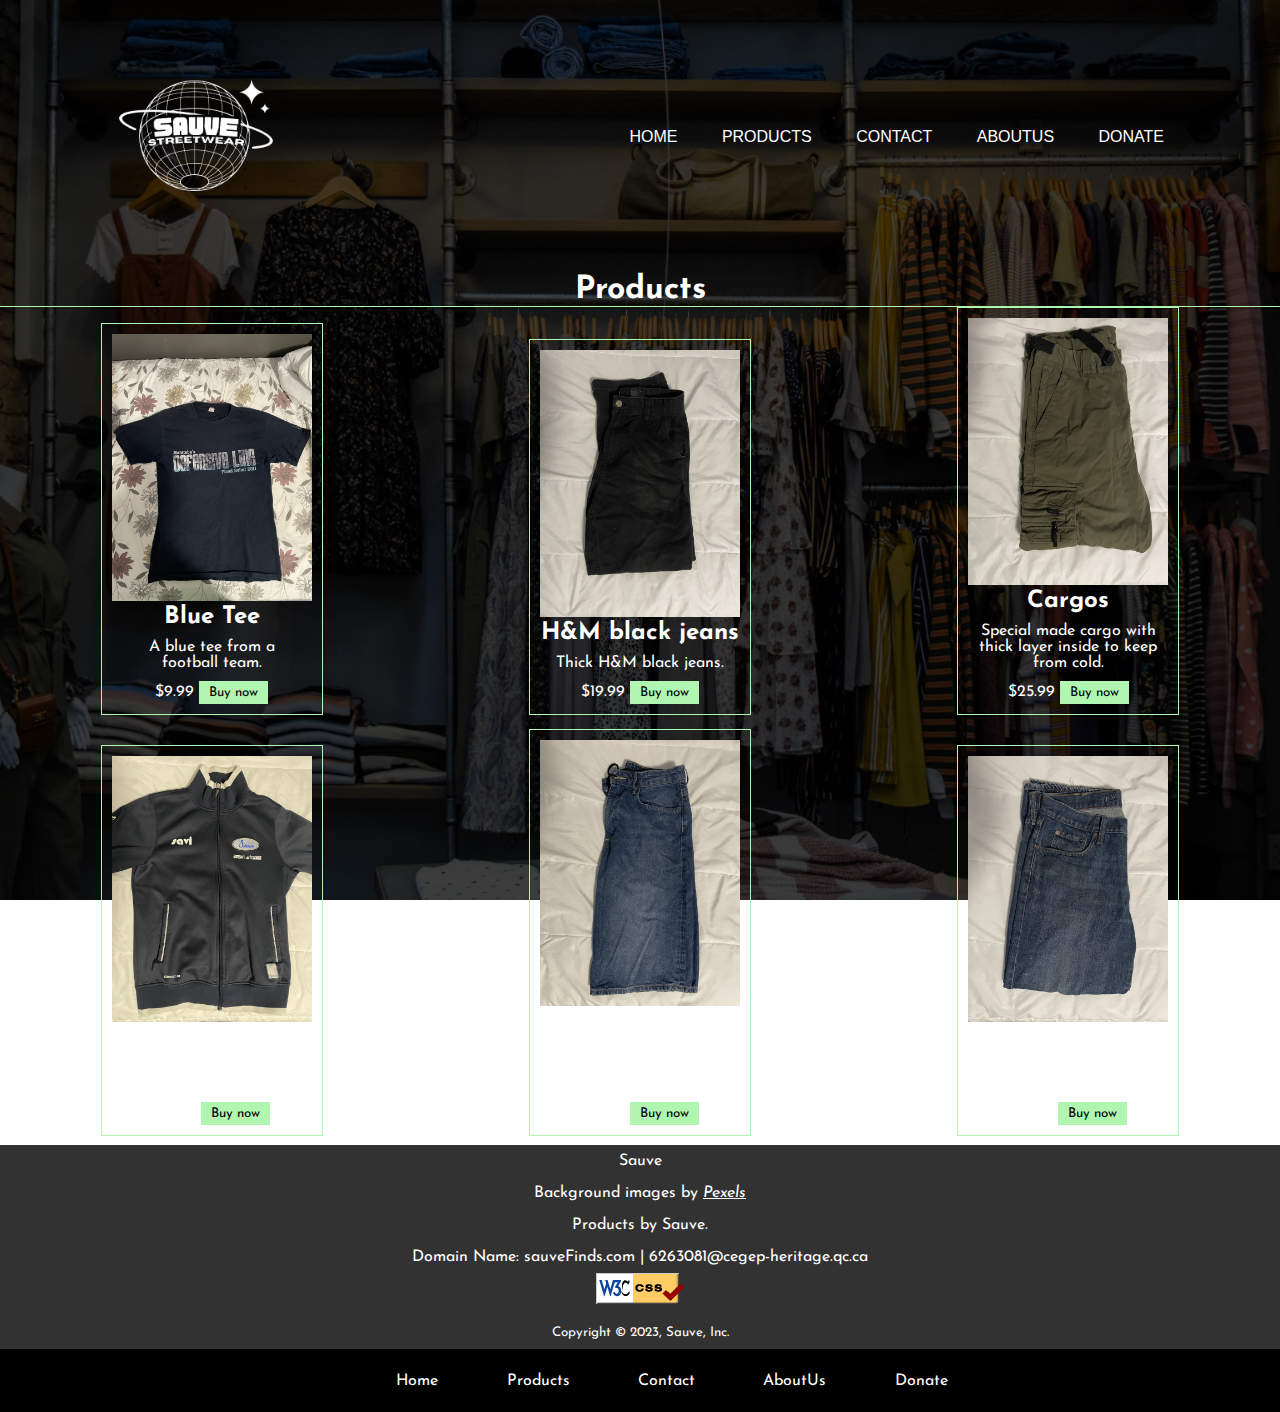
<file: products.html>
<!DOCTYPE html>
<html lang="en">
<head>
    <meta charset="UTF-8">
    <meta name="viewport" content="width=device-width, initial-scale=1.0">
    <title>Sauve - Products</title>
    <link rel="icon" type="image/x-icon" href="./images/favicon.ico">
    <link rel="stylesheet" href="./styles/site.css">
</head>
<body>
    <div class="poster">
        <div class="navagation">
            <a href="./index.html"><img src="./images/sauve-removebg-preview.png" alt="logo"></a>
            <ul>
                <li><a href="./index.html">HOME</a></li>
                <li><a href="./products.html">PRODUCTS</a></li>
                <li><a href="./contact.html">CONTACT</a></li>
                <li id="goodbye"><a href="./aboutus.html">ABOUTUS</a></li>
                <li id="goodbye1"><a href="./donate.html">DONATE</a></li>
            </ul>
        </div>
        <div class="prod">
            <h1>Products</h1>
        </div>
        <main class="hope">
        <div class="herewego">
            
            <section class="product">
                
                <div class="idk">
                    <img src="./images/thumbnail_IMG_1116.jpg" alt="hey">
                    <h2>Blue Tee</h2>
                    <p>A blue tee from a football team.</p>
                    <span class="price">$9.99</span>
                    <button>Buy now</button>
                </div>
            </section>
            <section class="product">
                <div class="idk">
                    <img src="./images/black-jeans.jpg" alt="hey">
                    <h2>H&M black jeans</h2>
                    <p>Thick H&M black jeans.</p>
                    <span class="price">$19.99</span>
                    <button>Buy now</button>
                </div>
            </section>
            <section class="product">
                <div class="idk">
                    <img src="./images/cargos.jpg" alt="hey">
                    <h2>Cargos</h2>
                    <p>Special made cargo with thick layer inside to keep from cold.</p>
                    <span class="price">$25.99</span>
                    <button>Buy now</button>
                </div>
            </section>
            <section class="product">
                <div class="idk">
                    <img src="./images/savi-jacket.jpg" alt="hey">
                    <h2>Savi Jacket</h2>
                    <p>A special Savi jacket with with deep pockets.</p>
                    <span class="price">$15.99</span>
                    <button>Buy now</button>
                </div>
            </section>
            <section class="product">
                <div class="idk">
                    <img src="./images/jorts.jpg" alt="hey">
                    <h2>Blue Jorts</h2>
                    <p>Blue Jorts for the summer. Super comfortable!</p>
                    <span class="price">$16.99</span>
                    <button>Buy now</button>
                </div>
            </section>
            <section class="product">
                <div class="idk">
                    <img src="./images/blue-jeans.jpg" alt="hey">
                    <h2>Blue Jeans</h2>
                    <p>A regural normal baggy jeans.</p>
                    <span class="price">$17.99</span>
                    <button>Buy now</button>
                </div>
            
            </section>
        </div>
        </main>
    </div>
    
        <footer>
         <div class="footer">  
            Sauve
            <div class="footerimg">
                Background images by <a href="https://www.pexels.com/">Pexels</a><br>
                Products by Sauve. <br>
                Domain Name: sauveFinds.com | 6263081@cegep-heritage.qc.ca <br>
                <img src="./images/vcss.gif" alt="valid" class="done">

              </div>
            <small>
            Copyright &copy; 2023, Sauve, Inc.
            </small>
            <nav class="foot">
                <ul class="footer-bottom">
                    <li><a href="./index.html">Home</a></li>
                    <li><a href="./products.html">Products</a></li>   
                    <li><a href="./contact.html">Contact</a></li>
                    <li><a href="./aboutus.html">AboutUs</a></li>
                    <li><a href="./donate.html">Donate</a></li>
                </ul>
            </nav>
         </div>
        </footer>
</body>
</html>
</file>
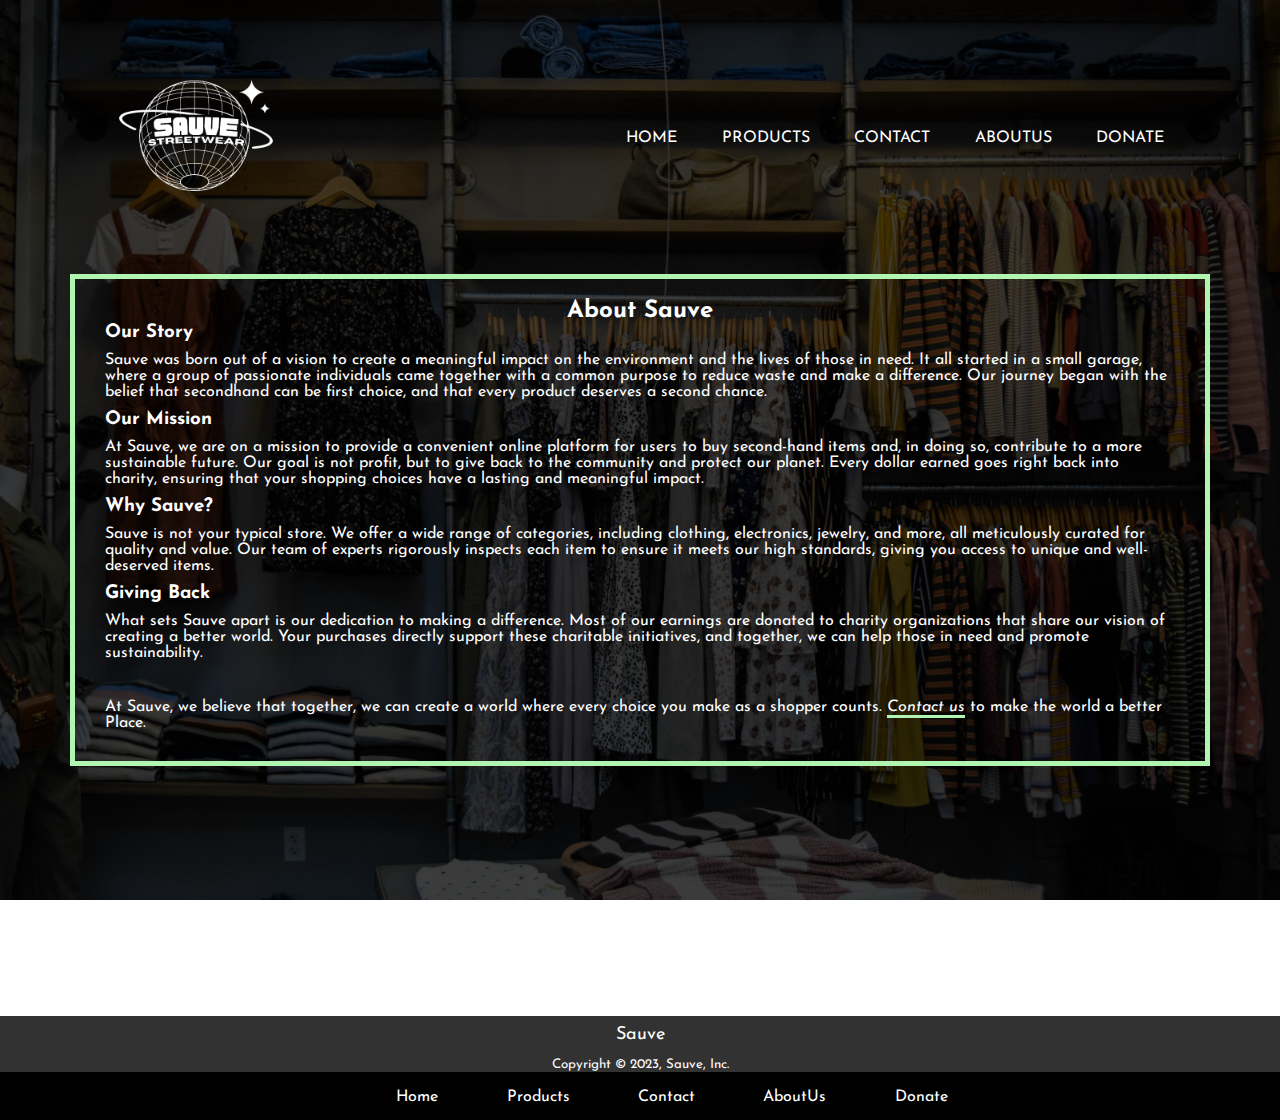
<file: KKidane_H10A02/aboutus.html>
<!DOCTYPE html>
<html lang="en">

<head>
    <meta charset="UTF-8">
    <meta name="viewport" content="width=device-width, initial-scale=1.0">
    <title>Sauve - About us</title>
    <link rel="icon" type="image/x-icon" href="./images/favicon.ico">
    <link rel="stylesheet" href="site.css">
</head>

<body>
    <div class="poster">
        <div class="navagation">
            <a href="./index.html"><img src="./images/sauve-removebg-preview.png" alt="logo"></a>
            <ul>
                <li><a href="./index.html">HOME</a></li>
                <li><a href="./products.html">PRODUCTS</a></li>
                <li><a href="./contact.html">CONTACT</a></li>
                <li id="goodbye"><a href="./aboutus.html">ABOUTUS</a></li>
                <li id="goodbye1"> <a href="./donate.html">DONATE</a></li>
            </ul>
        </div>
        <main>
            <section class="about">
                <h2>About Sauve</h2>
                <h3>Our Story</h3>
                <p>Sauve was born out of a vision to create a meaningful impact on the environment and the lives of
                    those in need. It all started in a small garage, where a group of passionate individuals came
                    together with a common purpose to reduce waste and make a difference. Our journey began with the
                    belief that secondhand can be first choice, and that every product deserves a second chance.</p>
                <h3>Our Mission</h3>
                <p>At Sauve, we are on a mission to provide a convenient online platform for users to buy second-hand
                    items and, in doing so, contribute to a more sustainable future. Our goal is not profit, but to give
                    back to the community and protect our planet. Every dollar earned goes right back into charity,
                    ensuring that your shopping choices have a lasting and meaningful impact.</p>
                <h3>Why Sauve?</h3>
                <p>Sauve is not your typical store. We offer a wide range of categories, including clothing,
                    electronics, jewelry, and more, all meticulously curated for quality and value. Our team of experts
                    rigorously inspects each item to ensure it meets our high standards, giving you access to unique and
                    well-deserved items.</p>
                <h3>Giving Back</h3>
                <p>What sets Sauve apart is our dedication to making a difference. Most of our earnings are donated to
                    charity organizations that share our vision of creating a better world. Your purchases directly
                    support these charitable initiatives, and together, we can help those in need and promote
                    sustainability.</p><br>
                <p>At Sauve, we believe that together, we can create a world where every choice you make as a shopper
                    counts. <a href="./contact.html">Contact us</a> to make the world a better Place.</p>

            </section>
            
        </main>
    
        <footer>
            <div class="footer">
            <p>Sauve</p>
            <small>
            Copyright &copy; 2023, Sauve, Inc.
            </small>
            <nav class="foot">
                <ul class="footer-bottom">
                    <li><a href="./index.html">Home</a></li>
                    <li><a href="./products.html">Products</a></li>   
                    <li><a href="./contact.html">Contact</a></li>
                    <li><a href="./aboutus.html">AboutUs</a></li>
                    <li><a href="./donate.html">Donate</a></li>
                </ul>
            </nav>
    
        </div>
    
        </footer>
    </div>
</body>

</html>
</file>
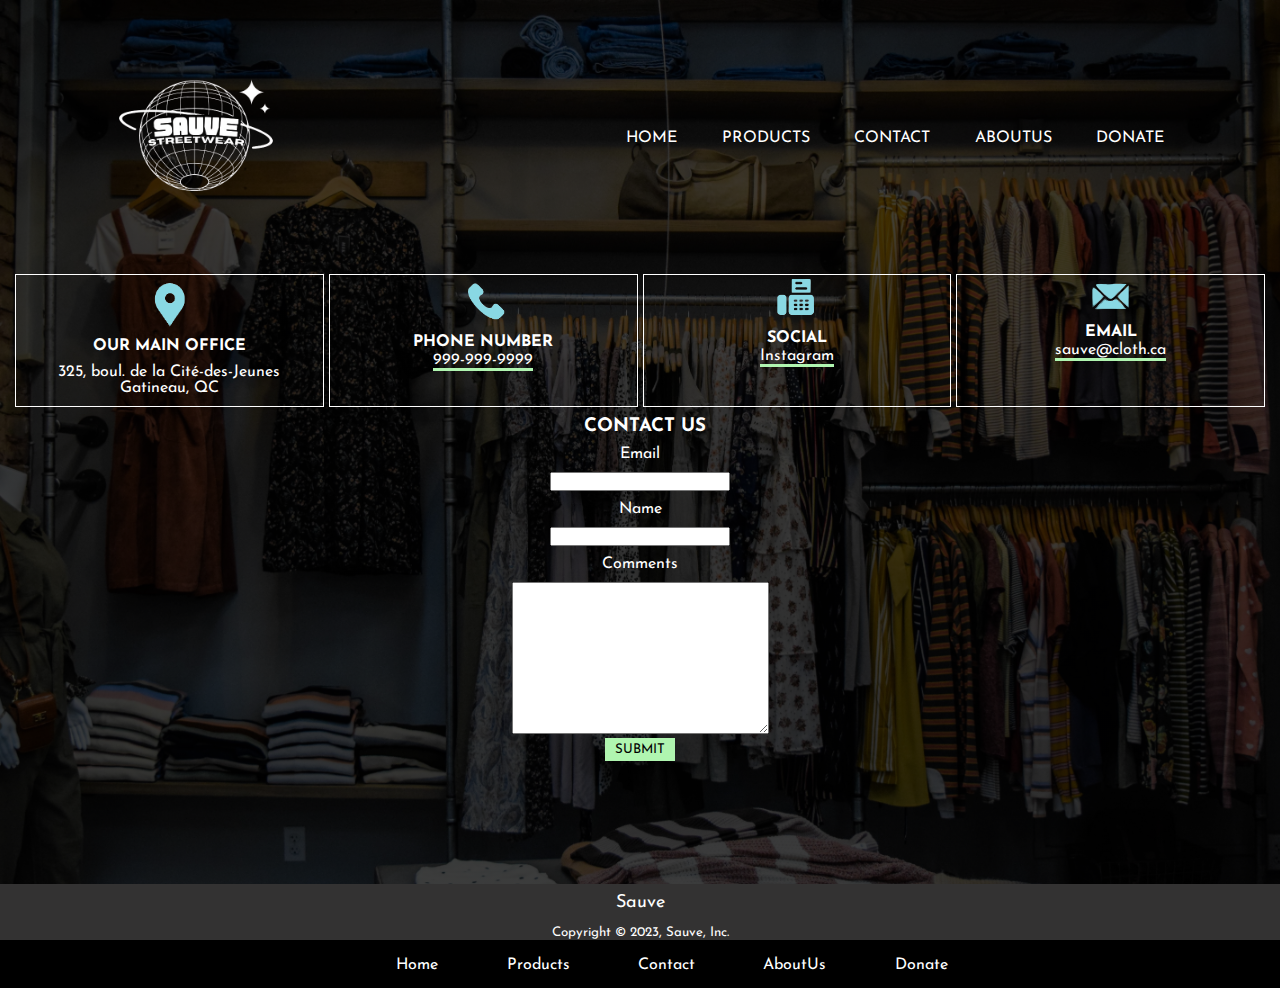
<file: KKidane_H10A02/contact.html>
<!DOCTYPE html>
<html lang="en">

<head>
    <meta charset="UTF-8">
    <meta name="viewport" content="width=device-width, initial-scale=1.0">
    <title>Sauve - Contact</title>
    <link rel="icon" type="image/x-icon" href="./images/favicon.ico">
    <link rel="stylesheet" href="site.css">
</head>

<body>
    <div class="poster">
        <div class="navagation">
            <a href="./index.html"><img src="./images/sauve-removebg-preview.png" alt="logo"></a>
            <ul>
                <li><a href="./index.html">HOME</a></li>
                <li><a href="./products.html">PRODUCTS</a></li>
                <li><a href="./contact.html">CONTACT</a></li>
                <li id="goodbye"><a href="./aboutus.html">ABOUTUS</a></li>
                <li id="goodbye1"><a href="./donate.html">DONATE</a></li>
            </ul>
        </div>
        
        <div class="overflow">
        <main class="forus">
        <div class="contact">
            <img src="./images/Screenshot_2023-11-02_094600-removebg-preview.png" alt="map">
            <h4>OUR MAIN OFFICE</h4>
            <p>325, boul. de la Cité-des-Jeunes
                Gatineau, QC</p>
        </div>
        <div class="contact">
            <img src="./images/Screenshot_2023-11-02_094637-removebg-preview.png" alt="phone">
            <h4>PHONE NUMBER</h4>
            <a href="tel:999-999-9999">999-999-9999</a>
        </div>
        <div class="contact">
            <img src="./images/Screenshot_2023-11-02_094721-removebg-preview.png" alt="social">
            <h4>SOCIAL</h4>
            <a href="https://www.instagram.com/cegepheritagecollege/">Instagram</a>
        </div>
        <div class="contact">
            <img src="./images/Screenshot_2023-11-02_094657-removebg-preview.png" alt="mail">
            <h4>EMAIL</h4>
            <a href="mailto:sauve@cloth.ca">sauve@cloth.ca</a>
        </div>
        </main>
        <section class="family">
        <div class="trial">
            
            <h3>CONTACT US</h3>
            
            
                <p>Email</p>
            <label for="email"></label>
            <input type="text" name="email" id="email">
            
            
                <p>Name</p>
            <label for="firstName"></label>
            <input type="text" name="firstName" id="firstName">
            
            
                <p>Comments</p>
            <textarea name="comment" id="comment" cols="30" rows="10"></textarea>
            
            <div>
                <button class="edit">SUBMIT</button>
            </div>
        </div>
        
    </section>
    </div>
        <footer>
            <div class="footer">
                <p>Sauve</p>
                <small>
                    Copyright &copy; 2023, Sauve, Inc.
                </small>
                <nav class="foot">
                    <ul class="footer-bottom">
                        <li><a href="./index.html">Home</a></li>
                        <li><a href="./products.html">Products</a></li>
                        <li><a href="./contact.html">Contact</a></li>
                        <li><a href="./aboutus.html">AboutUs</a></li>
                        <li><a href="./donate.html">Donate</a></li>
                    </ul>
                </nav>
            </div>
        </footer>
        </div>
</body>

</html>
</file>
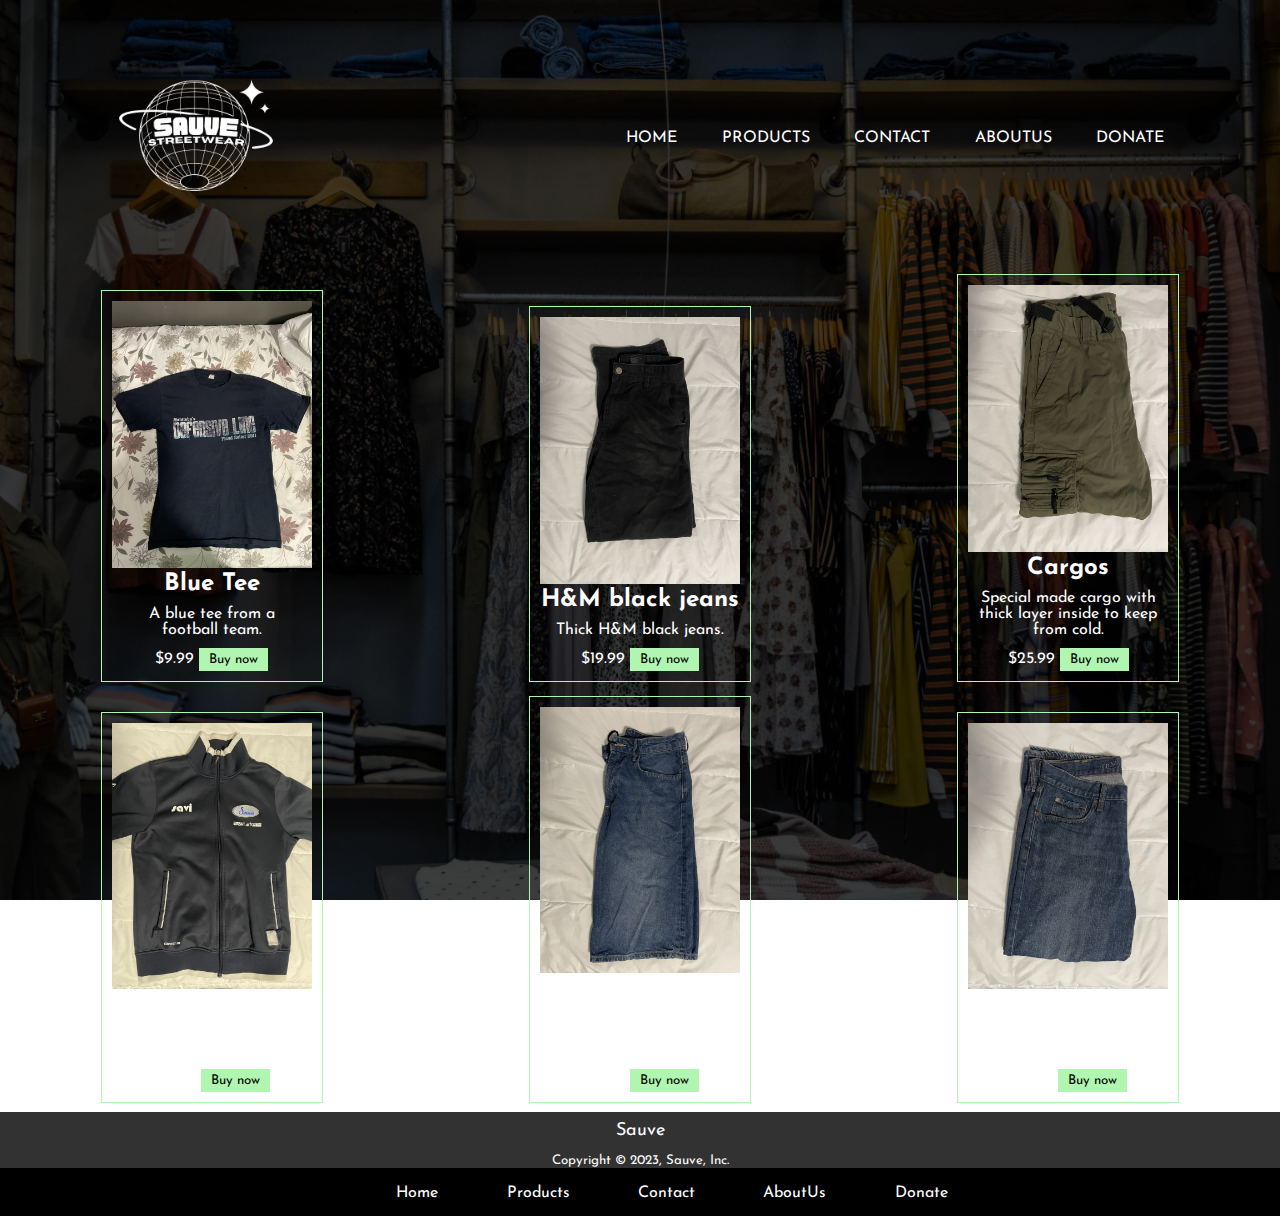
<file: KKidane_H10A02/products.html>
<!DOCTYPE html>
<html lang="en">
<head>
    <meta charset="UTF-8">
    <meta name="viewport" content="width=device-width, initial-scale=1.0">
    <title>Sauve - Products</title>
    <link rel="icon" type="image/x-icon" href="./images/favicon.ico">
    <link rel="stylesheet" href="site.css">
</head>
<body>
    <div class="poster">
        <div class="navagation">
            <a href="./index.html"><img src="./images/sauve-removebg-preview.png" alt="logo"></a>
            <ul>
                <li><a href="./index.html">HOME</a></li>
                <li><a href="./products.html">PRODUCTS</a></li>
                <li><a href="./contact.html">CONTACT</a></li>
                <li id="goodbye"><a href="./aboutus.html">ABOUTUS</a></li>
                <li id="goodbye1"><a href="./donate.html">DONATE</a></li>
            </ul>
        </div>
        <main class="hope">
        <div class="herewego">
            <section class="product">
                <div class="idk">
                    <img src="./images/thumbnail_IMG_1116.jpg" alt="hey">
                    <h2>Blue Tee</h2>
                    <p>A blue tee from a football team.</p>
                    <span class="price">$9.99</span>
                    <button>Buy now</button>
                </div>
            </section>
            <section class="product">
                <div class="idk">
                    <img src="./images/black-jeans.jpg" alt="hey">
                    <h2>H&M black jeans</h2>
                    <p>Thick H&M black jeans.</p>
                    <span class="price">$19.99</span>
                    <button>Buy now</button>
                </div>
            </section>
            <section class="product">
                <div class="idk">
                    <img src="./images/cargos.jpg" alt="hey">
                    <h2>Cargos</h2>
                    <p>Special made cargo with thick layer inside to keep from cold.</p>
                    <span class="price">$25.99</span>
                    <button>Buy now</button>
                </div>
            </section>
            <section class="product">
                <div class="idk">
                    <img src="./images/savi-jacket.jpg" alt="hey">
                    <h2>Savi Jacket</h2>
                    <p>A special Savi jacket with with deep pockets.</p>
                    <span class="price">$15.99</span>
                    <button>Buy now</button>
                </div>
            </section>
            <section class="product">
                <div class="idk">
                    <img src="./images/jorts.jpg" alt="hey">
                    <h2>Blue Jorts</h2>
                    <p>Blue Jorts for the summer. Super comfortable!</p>
                    <span class="price">$16.99</span>
                    <button>Buy now</button>
                </div>
            </section>
            <section class="product">
                <div class="idk">
                    <img src="./images/blue-jeans.jpg" alt="hey">
                    <h2>Blue Jeans</h2>
                    <p>A regural normal baggy jeans.</p>
                    <span class="price">$17.99</span>
                    <button>Buy now</button>
                </div>
            </section>
        </div>
        </main>
    </div>
    
        <footer>
         <div class="footer">  
            <p>Sauve</p>
            <small>
            Copyright &copy; 2023, Sauve, Inc.
            </small>
            <nav class="foot">
                <ul class="footer-bottom">
                    <li><a href="./index.html">Home</a></li>
                    <li><a href="./products.html">Products</a></li>   
                    <li><a href="./contact.html">Contact</a></li>
                    <li><a href="./aboutus.html">AboutUs</a></li>
                    <li><a href="./donate.html">Donate</a></li>
                </ul>
            </nav>
         </div>
        </footer>
</body>
</html>
</file>
<file: styles/site.css>
@import url('https://fonts.googleapis.com/css2?family=Abel&family=Bahiana&family=Bebas+Neue&family=Josefin+Sans:wght@100;400&display=swap');
@import url('https://fonts.googleapis.com/css2?family=Oswald&family=Source+Sans+3&display=swap');
:root {
    --normalColour: rgb(176, 245, 176);
    --normalfont: 'Josefin sans', sans-serif;
    --pfontsize: 1.2rem;
    --lineHeight: 24pt;
    --italicStyle: italic;
}
* {
    margin: 0;
    padding: 0;
    font-family: sans-serif;
    color: white;
}

.poster {
    inline-size: 100%;
    block-size: auto;
    background-image: linear-gradient(rgba(0, 0, 0, 0.75), rgba(0, 0, 0, 0.75)), url(../images/F9tjZiPUEmkkcdX20ZU5RYpNBlnBeQvXfOphczskE.jpg);
    background-size: cover;
    background-position: center;
    background-attachment: fixed;
    
}

.poster1 {
    inline-size: 100%;
    block-size: 100vh;
    background-image: linear-gradient(rgba(0, 0, 0, 0.75), rgba(0, 0, 0, 0.75)), url(../images/F9tjZiPUEmkkcdX20ZU5RYpNBlnBeQvXfOphczskE.jpg);
    background-size: cover;
    background-position: center;
    background-attachment: fixed;
    
}
.poster3 {
    inline-size: 100%;
    block-size: 100vh;
    background-image: linear-gradient(rgba(0, 0, 0, 0.75), rgba(0, 0, 0, 0.75)), url(../images/pexelsrachelclaire5531437.jpg);
    background-size: cover;
    background-position: center;
    background-attachment: fixed;
    
}
.navagation {
    inline-size: 85%;
    margin: auto;
    padding: 35px 0;
    display: flex;
    align-items: center;
    justify-content: space-between;
}

 a img {
    inline-size: 200px;

}

.navagation ul li {
    list-style: none;
    display: inline-block;
    margin: 0 20px;

}

.navagation ul li a {
    color: white;
    text-decoration: none;
    
}
.navagation ul li a:hover {
    border-block-end: solid var(--normalColour);
    font-style: italic;
    font-family: var(--normalfont);
}

.view {
    width: 100%;
    position: absolute;
    top: 50%;
    text-align: center;
    color: #fff;
}
.view h1 {
    font-family: var(--normalfont);
}
/* home page first paragraph*/
.lorem h2{
    color: #000;
    font-family: var(--normalfont);
}
.lorem p {
    color: #000;
    line-height: var(--lineHeight);
}
.lorem {
    display: flex;
    flex-direction: row;
    align-items: center;
    margin: 60px;
    font-family: var(--normalfont);
}
.text {
    flex: 1;
}

.text li{
    color: black;
    list-style: none;
    font-family: var(--normalfont);
    margin-inline-start: 10px;
}
.text li a {
    color: black;
    font-family: var(--normalfont);
    text-decoration: none;
    border-block-end: var(--normalColour) solid;
    font-style: var(--italicStyle);
    line-height: var(--lineHeight);
}

.homeimg {
    flex: 1;
    text-align: center;
    float: right;
}
.homeimg img {
    inline-size: 500px;
}
/* home page second paragraph */
.secondp {
    position: relative;
    top: 50%;
    bottom: 50%;
    text-align: center; 
    margin: 60px;
    font-family: var(--normalfont);
    line-height: var(--lineHeight);
    display: grid;
    grid-template-columns: 1fr 1fr;
}
.centerit p a{
    font-family: var(--normalfont);
    color: var(--normalColour);
}
.centerit h2 {
    font-family: var(--normalfont);
}

/* Table */
table {
    border-collapse: collapse;
    
  }
  th, td {
    border: 1px solid #ddd;
    padding: 2px;
    font-family: var(--normalfont);
  }
 .rates {
   margin-inline-start: auto;
   margin-inline-end: auto;
 }
 caption strong {
    font-family: var(--normalfont);
 }
.hellk {
    text-align: center;
    border: 2px solid var(--normalColour);
    border-radius: 39px;
    background-color: var(--normalColour);
}
.lorem a {
    text-decoration: none;
}
.divine {
    border: solid 3px var(--normalColour);
    border-style: solid;
    display: inline;
    padding: 9px;
    border-radius: 30px;
    background-color: transparent;
    color: rgb(248, 248, 250);
}

.view a {
    text-decoration: none;
    color: white;
}

.footer {
    text-align: center;
    text-decoration: none;
    color: white;
    background-color: rgb(51, 50, 50);
    line-height: var(--lineHeight);
    font-family: var(--normalfont);
}
.footer small {
    font-family: var(--normalfont);
}

.foot ul li {
    display: inline-block;
    margin-left: 5%;
    padding: 0;

}

.foot ul li a {
    font-family: var(--normalfont);
    color: rgb(254, 255, 255);
    text-decoration: none;
}
.foot ul li a:hover {
    border-block-end: solid var(--normalColour);
    font-style: var(--italicStyle);
}
.footerimg {
    font-family: var(--normalfont);
}
.footerimg a {
    font-family: var(--normalfont);
    font-style: var(--italicStyle);
}
p {
    font-family: var(--normalfont);
}

address a {
    text-decoration: none;
    color: white;
}

.footer-bottom {
    background: black;

    padding: 15px 0;
}

footer p {
    font-size: large;
}


.sell {
    display: inline-block;
    border: solid 3px var(--normalColour);
    border-style: solid;
    display: inline;
    padding: 9px;
    border-radius: 30px;
    background-color: transparent;
    margin-left: 20px;

}
.test {
    align-items: center;
    margin-inline-start: 10%;
}
h2 {
    color: #fff;
    text-align: center;
    
}
.about {
    border: 5px solid var(--normalColour);
    padding: 20px;
    margin-inline-start: 70px;
    margin-inline-end: 35px;
    margin-block-end: 250px;
    line-height: var(--lineHeight);
}
.about p a {
    text-decoration: none;
    border-block-end: solid var(--normalColour);
    font-style: var(--italicStyle);
}
.about h2 {
    font-family: var(--normalfont);
}
h3, h4 {
    margin-left: 10px;
    font-family: var(--normalfont);
}
.related ul li a {
    font-family: var(--normalfont);
    text-decoration: none;
    
}
.related ul li a:hover {
    border-block-end: solid var(--normalColour);
    font-style: var(--italicStyle);
}
.related ul li {
    margin-inline-start: 40px;
    list-style-image: url(../images/favicon.ico);
}
.related {
    margin-block-start: 10px;
}
p {
    padding: 10px;
    
}
.about p a {
    color: #fff;
}
/* For video */
.forvid {
    display: grid;
    grid-template-columns: 1fr 1fr 1fr ;
    line-height: var(--lineHeight);
}
 .forvid p {
    grid-column: 2 / 3;
    text-align: center;
    font-style: var(--italicStyle);
}
video {
    grid-column: 2 / 3;
    box-shadow: 0 0 5px #000, inset 0 0 5px #000, 0 0 20px 
    var(--normalColour), inset 0 0 20px var(--normalColour), 0 0 20px 2px 
    var(--normalColour), inset 0 0 20px 2px var(--normalColour);
}
.revi {
    text-align: center;
}
/* For staff */
.staff {
    display: grid;
    grid-template-columns: 1fr 1fr;
    text-align: center;
}
.forstaff {
    margin: 20px;
}
.product {
    border: 1px solid var(--normalColour);
    text-align: center;
    padding: 10px;
    margin: auto;
    inline-size: 200px;
    margin-block-end: 9px;
    
}
.idk h2, button, .price {
    font-family: var(--normalfont);
}
.product img {
    max-width: 100%;
    height: auto;
}
.product button {
    background-color: var(--normalColour);
    color: black;
    padding: 5px 10px;
    border: none;
    cursor: pointer;
}
.prod h1{
    text-align: center;
    font-family: var(--normalfont);
    border-block-end: 1px solid var(--normalColour);
}
.herewego {
    display: grid;
    grid-template-columns: repeat(3,1fr);
    align-items: center;
    gap: 5px;
}
.forus {
    display: grid;
    grid-template-columns: repeat(4,1fr);
    gap: 5px;
    margin-inline-start: 15px;
    margin-inline-end: 15px;
    position: relative;
    overflow: auto;
}
.contact img {
    inline-size: 20%;
}
.contact {
    
    align-items: center;
    text-align: center;
    border: 1px solid ;
}
.contact p,h4,a {
    color: #fff;
}
.contact a {
    font-family: var(--normalfont);
}
.family {
   
    margin-block-end: 118px;
}
/* contact us */
fieldset {
    margin-block-end: 20px;
}
form {
    display: grid;
    grid-template-columns: 1fr 1fr 1fr  ;
    grid-gap: 5px;
    
}

label{
    grid-column: 2 / 3;
    text-align: center;
    font-family: var(--normalfont);
}

input, textarea {
    grid-column: 2 / 3;
    font-family: var(--normalfont);
    color: #000;
}
.moreinfo, .find,.preferences, legend {
    grid-column: 2 / 3;
    font-family: var(--normalfont);
}
.trial h3 {
    text-align: center;
}
button[type="submit"], button[type="reset"] {
    grid-column: 2 / 3;
    background-color: var(--normalColour);
    color: black;
    padding: 5px 10px;
    border: none;
}
.select, optgroup, option {
    color: #000;
    grid-column: 2 / 3;
    text-align: center;
    font-family: var(--normalfont);
}
input, select {
    block-size: 2em;
    
    font-size: 1rem;
}
.often {
    grid-column: 2 / 3;
}
.forcontact {
    text-align: center;
    margin-block-end: 2cm;
}
label:not(fieldset>label)::after {
    content: ":";
}
.edit {
    background-color: var(--normalColour);
    color: #000;
    padding: 5px 10px;
    border: none;
    cursor: pointer;
    margin-block-end: 5px;
}
.forus {
    margin-block-end: 10px;
}
.forus a {
    text-decoration: none;
    border-block-end: solid var(--normalColour);
    
}
.forus a:hover {
    font-style: var(--italicStyle);
}
.scroll {
    margin-block-start: 40px;
    
}
/* Donate page */
.donate p{
    margin-block-end: 50px;
}
.donate2 {
    display: grid;
    grid-template-columns: 1fr 1fr;
    margin-block-end: 50px;
}
.donate2 img {
    width: 50%;
    height: auto;
    margin-inline-start: 40%;
} 
.donate2 p {
    margin-block-start: 5%;
    margin-inline-end: 50px;
    line-height: var(--lineHeight);
}
.donate h1, .donations h2 {
    text-align: center;
    font-family: var(--normalfont);
}
.donate p, .donations p {
    text-align: center;
    font-size: large;
}
.icons, .icons2 {
    
    display: flex;
    flex-wrap: wrap;
    justify-content: center;
    justify-content: space-evenly;
    margin-inline-start: 5vh;
    margin-inline-end: 5vh;
    margin-block-start: 25px;
    
}
.icons img, .icons2 img {
    inline-size: 10vh;
    padding: 15%;
}
.icons div, .icons2 div {
    
    inline-size: 15vh;
    block-size: 15vh;
    border: 1px solid #fff;
    background-color: white;
    border-radius: 50%;
}
/* For Join US*/
.membership h1, .membership{
    font-family: var(--normalfont);
    text-align: center;
    margin-block-end: 20px;
}
.membership2 {
    display: grid;
    grid-template-columns: 1fr 1fr 1fr 1fr 1fr 1fr;
}
.savers {
    grid-column: 2 / 3;
    
}
.savers h2, .savers2 h2 {
    text-align: left;
    font-family: var(--normalfont);
}
.savers2 {
    grid-column: 4 / 6;
    line-height: var(--lineHeight);
}
.savers2 ul p {
    font-size: var(--pfontsize);
}
.savers p {
    line-height: var(--lineHeight);
    font-size: var(--pfontsize);
}
.savers2 ul li {
    color: var(--normalColour);
    font-family: var(--normalfont);
    list-style-image: url(../images/review2.png);
    font-size: 1.5rem;
}
.savers p a {
    font-family: var(--normalfont);
    color: var(--normalColour);
    font-size: var(--pfontsize);
}
.done img {
    width: 16px;
}
@media (max-width: 768px) {
    
    .navagation {
        flex-direction: column;
        align-items: center;
        text-align: center;
        font-size: small;
    }

    .navagation ul {
        margin-block-start: 15px;
    }

    .navagation ul li {
        display: inline-block;
        margin: 0 10px;
    }
    
    .navigation img {
        max-width: 100%;
        margin-block-start: 15px;
    }

    ul li a {
        text-decoration: none;
    }
    .herewego {
        display: inline-block;
        align-items: center;
    }
    
    .product {
        
        margin-inline-start: 40px;
        inline-size: 8cm;
    }
    .poster1 {
        inline-size: 100%;
        block-size: 100vh;
        background-image: linear-gradient(rgba(0, 0, 0, 0.75), rgba(0, 0, 0, 0.75)), url(../images/F9tjZiPUEmkkcdX20ZU5RYpNBlnBeQvXfOphczskE.jpg);
        background-size: cover;
        background-position: center;
        background-attachment: fixed;
        
    }
    .poster3 {
        block-size: auto;
    }
    .poster {
        block-size: auto;
    }
    #goodbye {
        display: none;
    }
    
   .about {
        margin: 20px;
   }
   .forus {
        display: grid;
        grid-template-columns: repeat(1,1fr);
        align-items: center;
        text-align: center;
        
   }
   .contact {
        margin-block-end: 10px;
    
   }
   .family {
        inline-size: max-content;
        margin: auto;
        margin-block-end: 10px;
   }
   
    .foot ul li {
        font-size: 12px
    }
    .lorem {
        display: inline;
    }
    .homeimg {
        text-align: center;
    }
    form {
        display: grid;
        grid-template-columns: 0%;
        align-items: baseline;
    }
    .secondp {
        display: inline-block;
    }
    .forhome {
        margin-inline-start: auto;
        margin-inline-end: auto;
    }
    .icons , .icons2 {
        display: grid;
        grid-template-columns: 1fr 1fr;
        
    }  
    .icons div, .icons2 div {
        margin-block-end: 50px;
        margin-inline-start: auto;
        margin-inline-end: auto;
    }  
    .donate2 {
        display: list-item;
    }
    .donate2 img {
        display: none;
    }
    .donate2 p {
        margin-inline-end: 0;
    }
    .forvid {
        display: inline;
    }
    .forvid p {
        text-align: center;
    }
    video {
        max-width: 900px;
        width: 100%;
        
    }
    .staff {
        display: inline;
    }
    .membership2 {
        display: inline;
        text-align: center;
    }
    .savers h2, .savers2 h2 {
        text-align: center;
    }
    .fix {
        display: none;
    }
    
}
</file>
<file: KKidane_H10A02/site.css>
@import url('https://fonts.googleapis.com/css2?family=Abel&family=Bahiana&family=Bebas+Neue&family=Josefin+Sans:wght@100;400&display=swap');
@import url('https://fonts.googleapis.com/css2?family=Oswald&family=Source+Sans+3&display=swap');
:root {
    --normalColour: rgb(176, 245, 176);
    --normalfont: 'Josefin sans', sans-serif;
}
* {
    margin: 0;
    padding: 0;
    font-family: sans-serif;
    color: white;
}

.poster {
    inline-size: 100%;
    block-size: auto;
    background-image: linear-gradient(rgba(0, 0, 0, 0.75), rgba(0, 0, 0, 0.75)), url(./images/F9tjZiPUEm-kkcdX20ZU5R_YpNBlnBeQvXfOphczskE.jpg);
    background-size: cover;
    background-position: center;
    background-attachment: fixed;
    
}

.poster1 {
    inline-size: 100%;
    block-size: 100vh;
    background-image: linear-gradient(rgba(0, 0, 0, 0.75), rgba(0, 0, 0, 0.75)), url(./images/F9tjZiPUEm-kkcdX20ZU5R_YpNBlnBeQvXfOphczskE.jpg);
    background-size: cover;
    background-position: center;
    background-attachment: fixed;
    
}

.navagation {
    inline-size: 85%;
    margin: auto;
    padding: 35px 0;
    display: flex;
    align-items: center;
    justify-content: space-between;
}

img {
    inline-size: 200px;

}

.navagation ul li {
    list-style: none;
    display: inline-block;
    margin: 0 20px;

}

.navagation ul li a {
    color: white;
    text-decoration: none;
    
}
.navagation ul li a:hover {
    border-block-end: solid var(--normalColour);
    font-style: italic;
    font-family: var(--normalfont);
}

.view {
    width: 100%;
    position: absolute;
    top: 50%;
    text-align: center;
    color: white;
}
.lorem h2{
    color: black;
    font-family: var(--normalfont);
}
.lorem p {
    color: black;
}
.lorem {
    display: flex;
    flex-direction: row;
    align-items: center;
    margin: 60px;
    font-family: var(--normalfont);
}
.text {
    flex: 1;
}
.text li{
    color: black;
    list-style: none;
    font-family: var(--normalfont);
    margin-inline-start: 10px;
}
.text li a {
    color: black;
    font-family: var(--normalfont);
    text-decoration: none;
    border-block-end: var(--normalColour) solid;
    font-style: italic;
}

.homeimg {
    flex: 1;
    text-align: center;
    float: right;
}
.homeimg img {
    inline-size: 500px;
}

.hellk {
    text-align: center;
    border: 2px solid var(--normalColour);
    border-radius: 39px;
    background-color: var(--normalColour);
}
.lorem a {
    text-decoration: none;
}
.divine {
    border: solid 3px var(--normalColour);
    border-style: solid;
    display: inline;
    padding: 9px;
    border-radius: 30px;
    background-color: transparent;
    color: rgb(248, 248, 250);
}

.view a {
    text-decoration: none;
    color: white;
}

.footer {
    text-align: center;
    text-decoration: none;
    color: white;
    background-color: rgb(51, 50, 50);
    
}
.footer small {
    font-family: var(--normalfont);
}

.foot ul li {
    display: inline-block;
    margin-left: 5%;
    padding: 0;

}

.foot ul li a {
    font-family: var(--normalfont);
    color: rgb(254, 255, 255);
    text-decoration: none;
}
.foot ul li a:hover {
    border-block-end: solid var(--normalColour);
    font-style: italic;
}

.view h1,
p {
    font-family: var(--normalfont);
}

address a {
    text-decoration: none;
    color: white;
}

.footer-bottom {
    background: black;

    padding: 15px 0;
}

footer p {
    font-size: large;
}

.sell {
    display: inline-block;
    border: solid 3px var(--normalColour);
    border-style: solid;
    display: inline;
    padding: 9px;
    border-radius: 30px;
    background-color: transparent;
    margin-left: 20px;

}
.test {
    align-items: center;
    margin-inline-start: 10%;
}
h2 {
    color: white;
    text-align: center;
    
}
.about {
    border: 5px solid var(--normalColour);
    padding: 20px;
    margin-inline-start: 70px;
    margin-inline-end: 70px;
    margin-block-end: 250px;
}
.about p a {
    text-decoration: none;
    border-block-end: solid var(--normalColour);
    font-style: italic;
}
.about h2 {
    font-family: var(--normalfont);
}
h3 {
    margin-left: 10px;
    font-family: var(--normalfont);
}
p {
    padding: 10px;
    
}
.about p a {
    color: #fff;
}
.product {
    border: 1px solid var(--normalColour);
    text-align: center;
    padding: 10px;
    margin: auto;
    inline-size: 200px;
    margin-block-end: 9px;
    
}
.idk h2, button, .price {
    font-family: var(--normalfont);
}
.product img {
    max-inline-size: 100%;
    height: auto;
}
.product button {
    background-color: var(--normalColour);
    color: black;
    padding: 5px 10px;
    border: none;
    cursor: pointer;
}
.herewego {
    display: grid;
    grid-template-columns: repeat(3,1fr);
    align-items: center;
    gap: 5px;
}
.forus {
    display: grid;
    grid-template-columns: repeat(4,1fr);
    gap: 5px;
    margin-inline-start: 15px;
    margin-inline-end: 15px;
    position: relative;
    overflow: auto;
}
.contact img {
    inline-size: 20%;
}
.contact {
    
    align-items: center;
    text-align: center;
    border: 1px solid ;
}
.contact p,h4,a {
    color: #fff;
    font-family: var(--normalfont);
}
h4 {
    font-family: var(--normalfont);
}

.family {
    
    align-items: center;
    text-align: center;
    margin-inline-start: 200px;
    margin-inline-end: 200px;
    margin-block-end: 118px;
    margin-block-start: 10px;
    border-radius: 7px;
}
textarea#comment {
    color: black;
    block-size: auto;
}
input#email {
    color: black;
    inline-size: 20%;
}
input#firstName {
    color: black;
    inline-size: 20%;
}
.edit {
    background-color: var(--normalColour);
    color: black;
    padding: 5px 10px;
    border: none;
    cursor: pointer;
    margin-block-end: 5px;
}
.forus a {
    text-decoration: none;
    border-block-end: solid var(--normalColour);
    
}
.forus a:hover {
    font-style: italic;
}
.scroll {
    margin-block-start: 40px;
    
}

@media (max-width: 768px) {
    
    .navagation {
        flex-direction: column;
        align-items: center;
        text-align: center;
        font-size: small;
    }

    .navagation ul {
        margin-block-start: 15px;
    }

    .navagation ul li {
        display: inline-block;
        margin: 0 10px;
    }
    
    img {
        max-width: 100%;
        margin-block-start: 15px;
    }

    ul li a {
        text-decoration: none;
    }
    .herewego {
        display: inline-block;
        align-items: center;
    }
    
    .product {
        
        margin: 40px;
        inline-size: 8cm;
    }
    .poster1 {
        inline-size: 100%;
        block-size: 100vh;
        background-image: linear-gradient(rgba(0, 0, 0, 0.75), rgba(0, 0, 0, 0.75)), url(./images/F9tjZiPUEm-kkcdX20ZU5R_YpNBlnBeQvXfOphczskE.jpg);
        background-size: cover;
        background-position: center;
        background-attachment: fixed;
        
    }
    .poster {
        block-size: auto;
    }
    #goodbye {
        display: none;
    }
    #goodbye1 {
        display: none;
    }
   .about {
        margin: 20px;
   }
   .forus {
        display: grid;
        grid-template-columns: repeat(1,1fr);
        align-items: center;
        text-align: center;
        
   }
   .contact {
        margin-block-end: 10px;
    
   }
   .family {
        inline-size: max-content;
        margin: auto;
   }
   input#email {
        color: black;
        inline-size: 70%;
    }
    input#firstName {
        color: black;
        inline-size: 70%;
    }
    .foot ul li {
        font-size: 12px
    }
    .lorem {
        display: inline;
    }
    .homeimg {
        text-align: center;
    }
    
}
</file>
